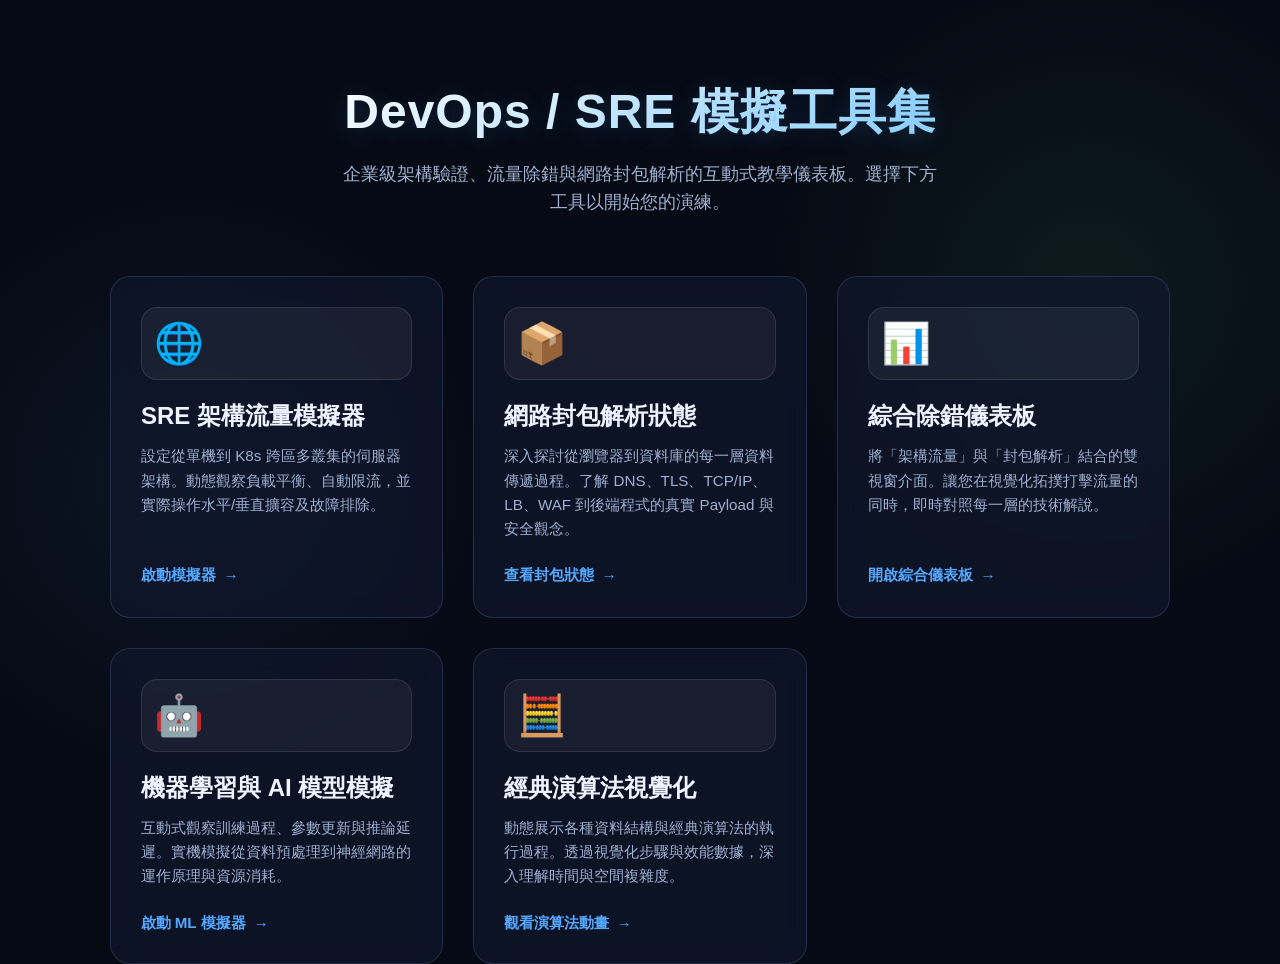
<file: index.html>
<!DOCTYPE html>
<html lang="zh-Hant">
<head>
    <meta charset="UTF-8">
    <meta name="viewport" content="width=device-width, initial-scale=1.0">
    <title>SRE & DevOps 模擬工具集 (Toolkit Portal)</title>
    <style>
        :root {
            --bg-color: #060a14;
            --card-bg: rgba(17, 24, 45, 0.7);
            --card-hover: rgba(26, 36, 65, 0.85);
            --text-main: #eef4ff;
            --text-muted: #9fb0d0;
            --accent: #54a8ff;
            --accent-glow: rgba(84, 168, 255, 0.4);
            --border: rgba(88, 107, 149, 0.3);
        }

        * {
            box-sizing: border-box;
            margin: 0;
            padding: 0;
        }

        body {
            background-color: var(--bg-color);
            background-image: 
                radial-gradient(circle at 15% 50%, rgba(84, 168, 255, 0.08), transparent 25%),
                radial-gradient(circle at 85% 30%, rgba(85, 227, 158, 0.08), transparent 25%);
            color: var(--text-main);
            font-family: -apple-system, BlinkMacSystemFont, "Segoe UI", "Noto Sans TC", Arial, sans-serif;
            min-height: 100vh;
            display: flex;
            flex-direction: column;
            align-items: center;
        }

        header {
            text-align: center;
            margin: 80px 0 60px;
        }

        h1 {
            font-size: 3rem;
            font-weight: 900;
            letter-spacing: 1px;
            background: linear-gradient(135deg, #ffffff, #8fd3ff);
            -webkit-background-clip: text;
            -webkit-text-fill-color: transparent;
            margin-bottom: 16px;
            text-shadow: 0 4px 24px rgba(84, 168, 255, 0.2);
        }

        p.subtitle {
            font-size: 1.1rem;
            color: var(--text-muted);
            max-width: 600px;
            line-height: 1.6;
            margin: 0 auto;
        }

        .grid {
            display: grid;
            grid-template-columns: repeat(auto-fit, minmax(320px, 1fr));
            gap: 30px;
            width: 100%;
            max-width: 1100px;
            padding: 0 20px;
        }

        .card {
            background: var(--card-bg);
            border: 1px solid var(--border);
            border-radius: 20px;
            padding: 30px;
            text-decoration: none;
            color: var(--text-main);
            transition: all 0.3s cubic-bezier(0.25, 0.8, 0.25, 1);
            backdrop-filter: blur(12px);
            position: relative;
            overflow: hidden;
            display: flex;
            flex-direction: column;
        }

        .card::before {
            content: '';
            position: absolute;
            top: 0; left: 0; right: 0; height: 4px;
            background: linear-gradient(90deg, #54a8ff, #5eead4);
            opacity: 0;
            transition: opacity 0.3s ease;
        }

        .card:hover {
            transform: translateY(-8px);
            background: var(--card-hover);
            border-color: rgba(84, 168, 255, 0.5);
            box-shadow: 0 20px 40px rgba(0, 0, 0, 0.4), 0 0 20px var(--accent-glow);
        }

        .card:hover::before {
            opacity: 1;
        }

        .icon {
            font-size: 2.5rem;
            margin-bottom: 20px;
            display: inline-block;
            padding: 12px;
            border-radius: 16px;
            background: rgba(255, 255, 255, 0.05);
            border: 1px solid rgba(255, 255, 255, 0.1);
        }

        .card h2 {
            font-size: 1.5rem;
            margin-bottom: 12px;
            font-weight: 700;
        }

        .card p {
            color: var(--text-muted);
            font-size: 0.95rem;
            line-height: 1.6;
            flex-grow: 1;
        }

        .card .btn-text {
            margin-top: 24px;
            color: var(--accent);
            font-weight: 700;
            font-size: 0.95rem;
            display: flex;
            align-items: center;
            gap: 8px;
        }

        .card .btn-text::after {
            content: '→';
            transition: transform 0.2s ease;
        }

        .card:hover .btn-text::after {
            transform: translateX(5px);
        }

        /* 預留未來擴充版位 */
        .card.coming-soon {
            opacity: 0.6;
            cursor: not-allowed;
            border-style: dashed;
        }
        .card.coming-soon:hover {
            transform: none;
            box-shadow: none;
            border-color: var(--border);
            background: var(--card-bg);
        }
        .card.coming-soon:hover::before {
            opacity: 0;
        }
    </style>
</head>
<body>

    <header>
        <h1>DevOps / SRE 模擬工具集</h1>
        <p class="subtitle">企業級架構驗證、流量除錯與網路封包解析的互動式教學儀表板。選擇下方工具以開始您的演練。</p>
    </header>

    <div class="grid">
        <!-- 工具 1 -->
        <a href="sre.html" class="card">
            <div class="icon">🌐</div>
            <h2>SRE 架構流量模擬器</h2>
            <p>設定從單機到 K8s 跨區多叢集的伺服器架構。動態觀察負載平衡、自動限流，並實際操作水平/垂直擴容及故障排除。</p>
            <div class="btn-text">啟動模擬器</div>
        </a>

        <!-- 工具 2 -->
        <a href="net.html" class="card">
            <div class="icon">📦</div>
            <h2>網路封包解析狀態</h2>
            <p>深入探討從瀏覽器到資料庫的每一層資料傳遞過程。了解 DNS、TLS、TCP/IP、LB、WAF 到後端程式的真實 Payload 與安全觀念。</p>
            <div class="btn-text">查看封包狀態</div>
        </a>

        <!-- 工具 3 -->
        <a href="dashboard.html" class="card">
            <div class="icon">📊</div>
            <h2>綜合除錯儀表板</h2>
            <p>將「架構流量」與「封包解析」結合的雙視窗介面。讓您在視覺化拓撲打擊流量的同時，即時對照每一層的技術解說。</p>
            <div class="btn-text">開啟綜合儀表板</div>
        </a>

        <!-- 工具 4 -->
        <a href="ml.html" class="card">
            <div class="icon">🤖</div>
            <h2>機器學習與 AI 模型模擬</h2>
            <p>互動式觀察訓練過程、參數更新與推論延遲。實機模擬從資料預處理到神經網路的運作原理與資源消耗。</p>
            <div class="btn-text">啟動 ML 模擬器</div>
        </a>

        <!-- 工具 5 -->
        <a href="alg.html" class="card">
            <div class="icon">🧮</div>
            <h2>經典演算法視覺化</h2>
            <p>動態展示各種資料結構與經典演算法的執行過程。透過視覺化步驟與效能數據，深入理解時間與空間複雜度。</p>
            <div class="btn-text">觀看演算法動畫</div>
        </a>
    </div>

</body>
</html>
</file>
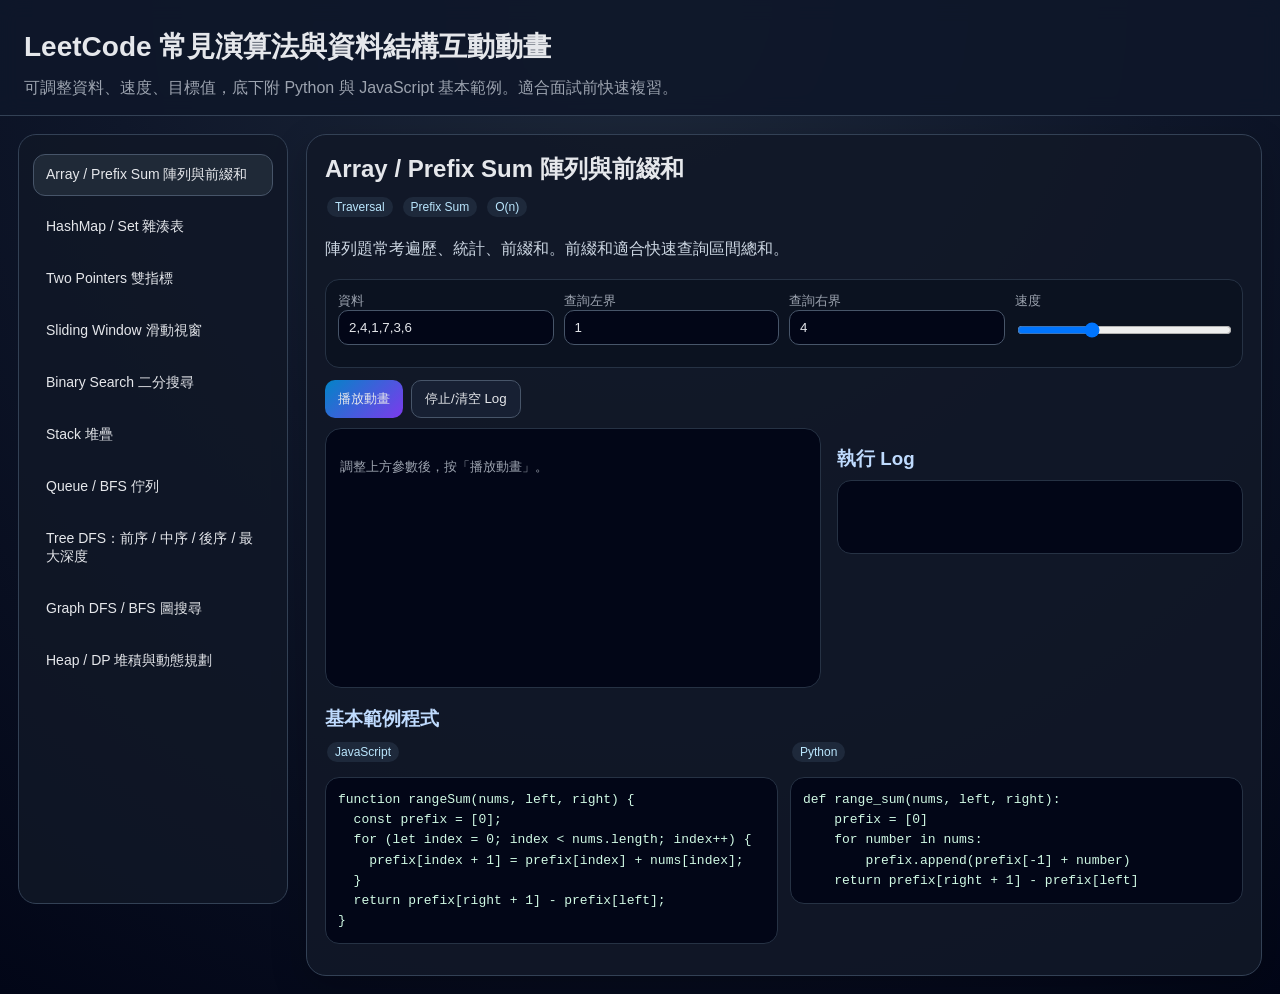
<file: alg.html>
<!DOCTYPE html>
<html lang="zh-Hant">

<head>
    <meta charset="UTF-8" />
    <meta name="viewport" content="width=device-width, initial-scale=1.0" />
    <title>LeetCode 常見演算法與資料結構互動動畫</title>
    <link rel="stylesheet" href="alg.css" />
</head>

<body>
    <header>
        <h1>LeetCode 常見演算法與資料結構互動動畫</h1>
        <div class="subtitle">可調整資料、速度、目標值，底下附 Python 與 JavaScript 基本範例。適合面試前快速複習。</div>
    </header>
    <div class="layout">
        <aside id="menu"></aside>
        <main id="content"></main>
    </div>
    <script src="alg.js"></script>
</body>

</html>
</file>
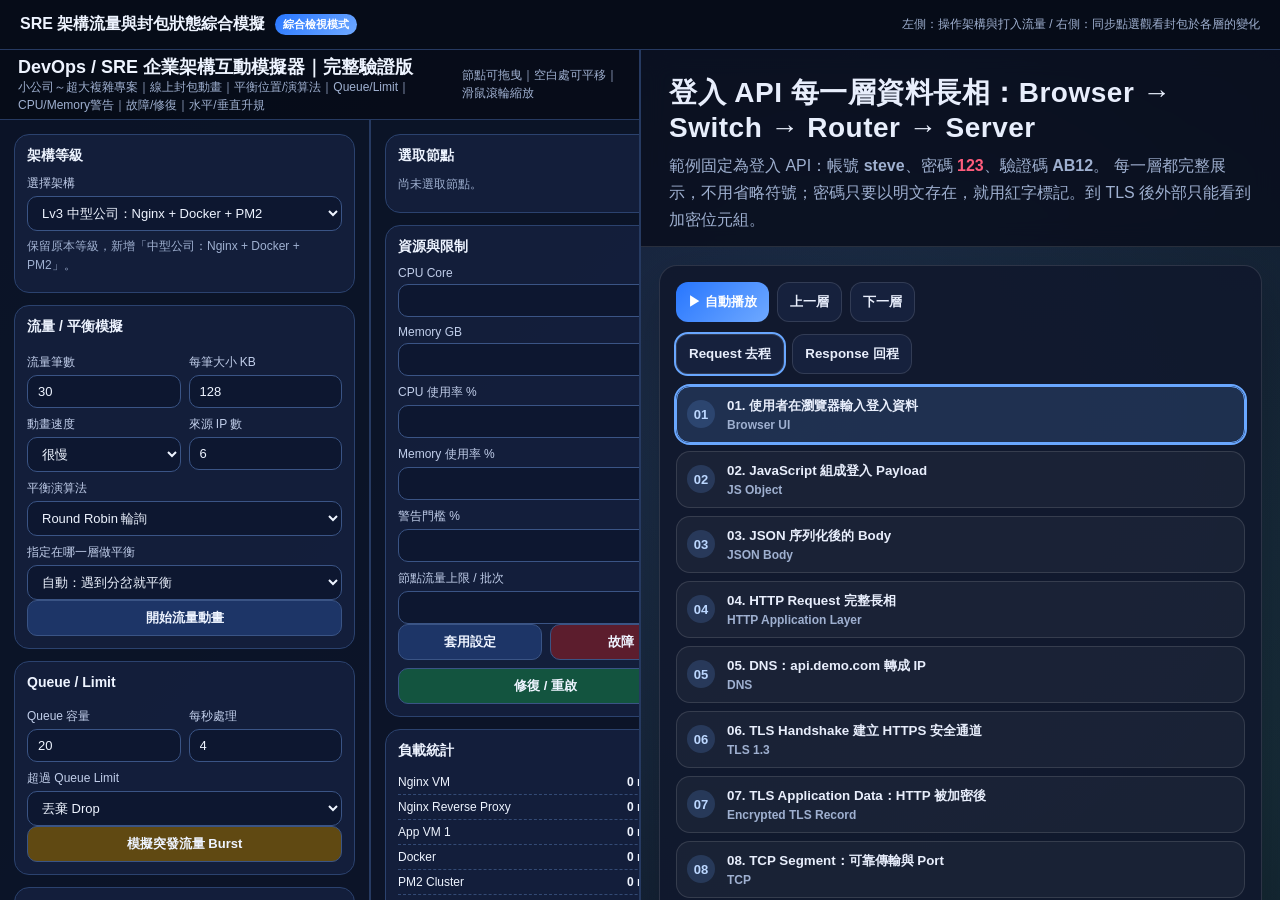
<file: dashboard.html>
<!DOCTYPE html>
<html lang="zh-Hant">
<head>
    <meta charset="UTF-8">
    <meta name="viewport" content="width=device-width, initial-scale=1.0">
    <title>SRE 架構與封包狀態綜合模擬儀表板</title>
    <style>
        :root {
            --bg: #060a14;
            --header-bg: rgba(7, 12, 25, 0.94);
            --border: #263a61;
            --text: #eef4ff;
        }
        * {
            box-sizing: border-box;
        }
        body {
            margin: 0;
            padding: 0;
            background: var(--bg);
            color: var(--text);
            font-family: -apple-system, BlinkMacSystemFont, "Segoe UI", "Noto Sans TC", Arial, sans-serif;
            height: 100vh;
            display: flex;
            flex-direction: column;
            overflow: hidden;
        }
        header {
            height: 50px;
            display: flex;
            justify-content: space-between;
            align-items: center;
            padding: 0 20px;
            background: var(--header-bg);
            border-bottom: 1px solid var(--border);
            flex-shrink: 0;
        }
        h1 {
            font-size: 16px;
            margin: 0;
            display: flex;
            align-items: center;
            gap: 10px;
        }
        .badge {
            background: linear-gradient(135deg, #2776ff, #6fa9ff);
            color: white;
            font-size: 11px;
            padding: 3px 8px;
            border-radius: 999px;
            font-weight: 800;
        }
        .container {
            display: flex;
            flex: 1;
            width: 100%;
            height: calc(100vh - 50px);
        }
        .panel {
            flex: 1;
            position: relative;
        }
        .panel-left {
            border-right: 2px solid var(--border);
        }
        iframe {
            width: 100%;
            height: 100%;
            border: none;
            display: block;
        }
        /* 隱藏 SRE.html 內原本的 Header 讓畫面更乾淨 */
        .cover-header {
            position: absolute;
            top: 0;
            left: 0;
            right: 0;
            height: 0px;
            pointer-events: none;
        }
    </style>
</head>
<body>
    <header>
        <h1>SRE 架構流量與封包狀態綜合模擬 <span class="badge">綜合檢視模式</span></h1>
        <div style="font-size: 12px; color: #9fb0d0;">左側：操作架構與打入流量 / 右側：同步點選觀看封包於各層的變化</div>
    </header>
    
    <div class="container">
        <!-- 左側面板：機器流量模擬器 -->
        <div class="panel panel-left">
            <iframe src="sre.html" title="SRE Architecture Simulator"></iframe>
        </div>
        
        <!-- 右側面板：封包傳遞狀態說明 -->
        <div class="panel panel-right">
            <iframe src="net.html" title="Network Layer State"></iframe>
        </div>
    </div>
</body>
</html>
</file>
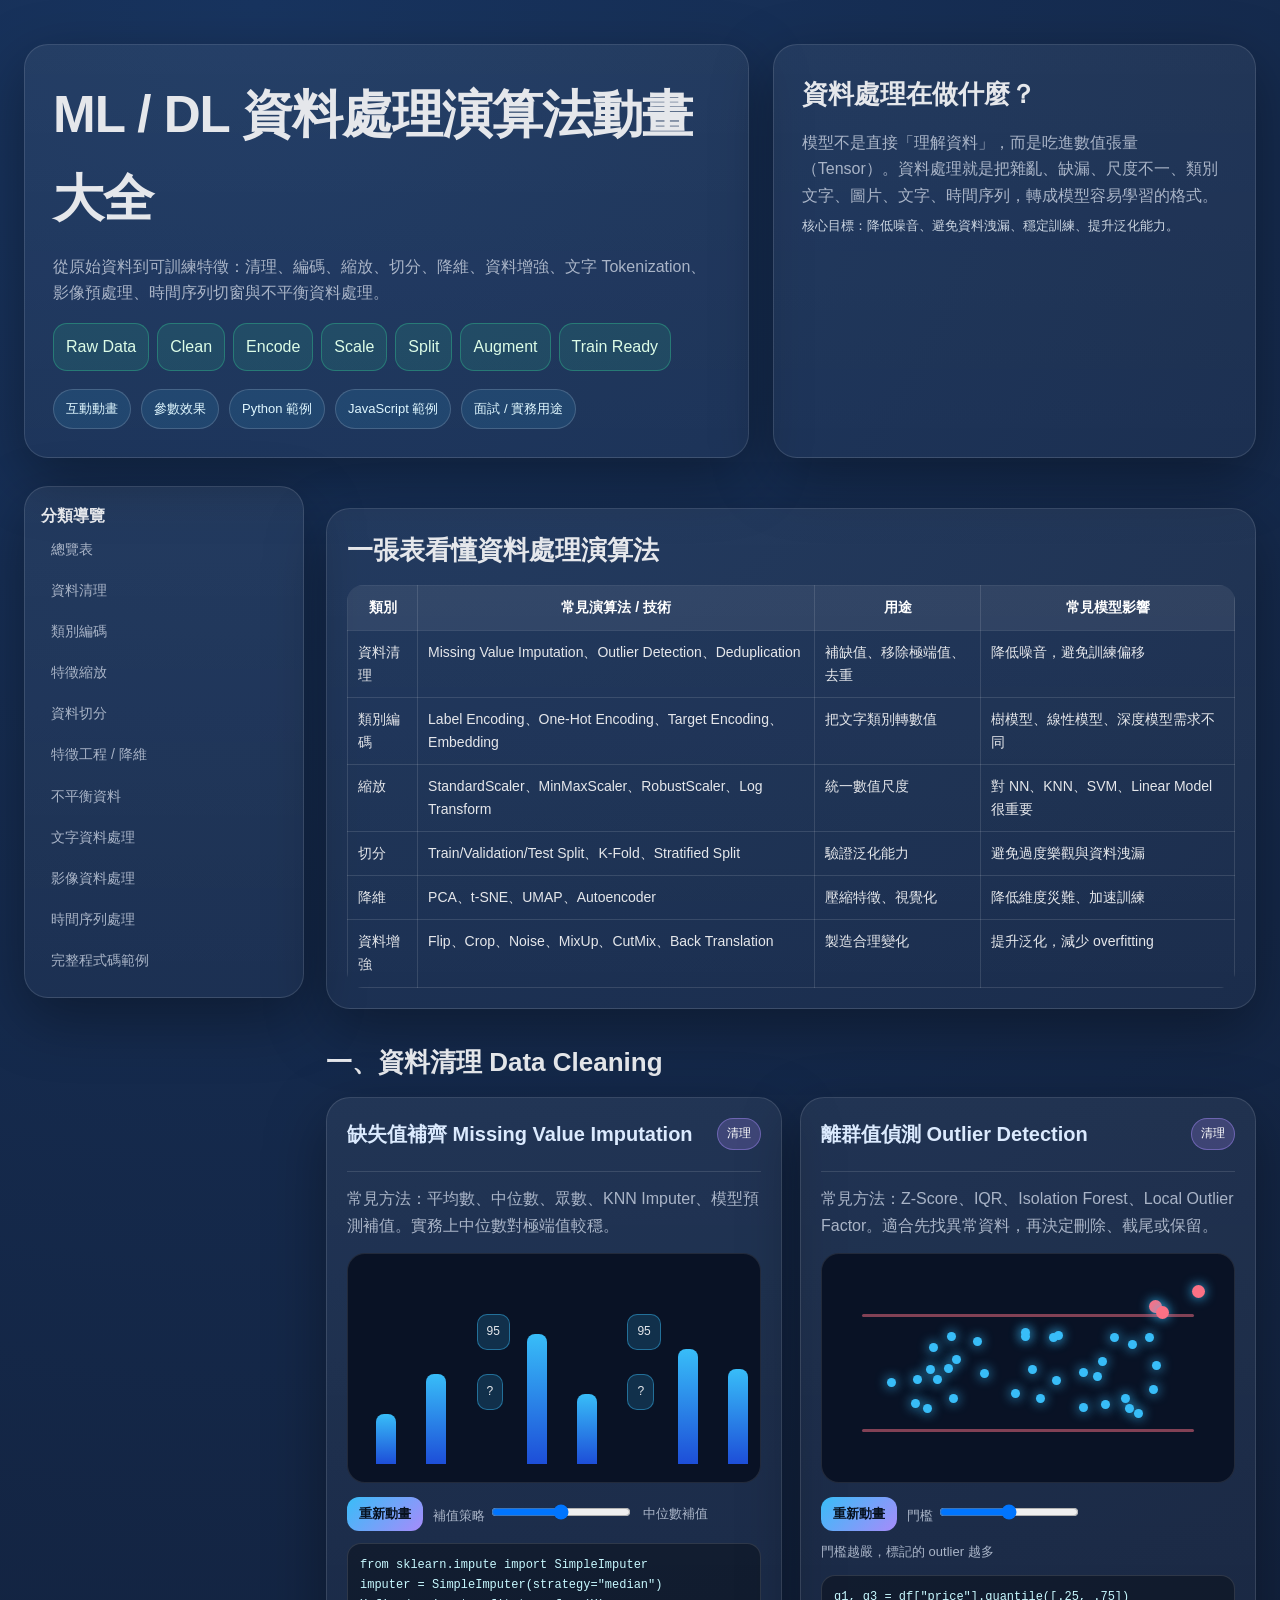
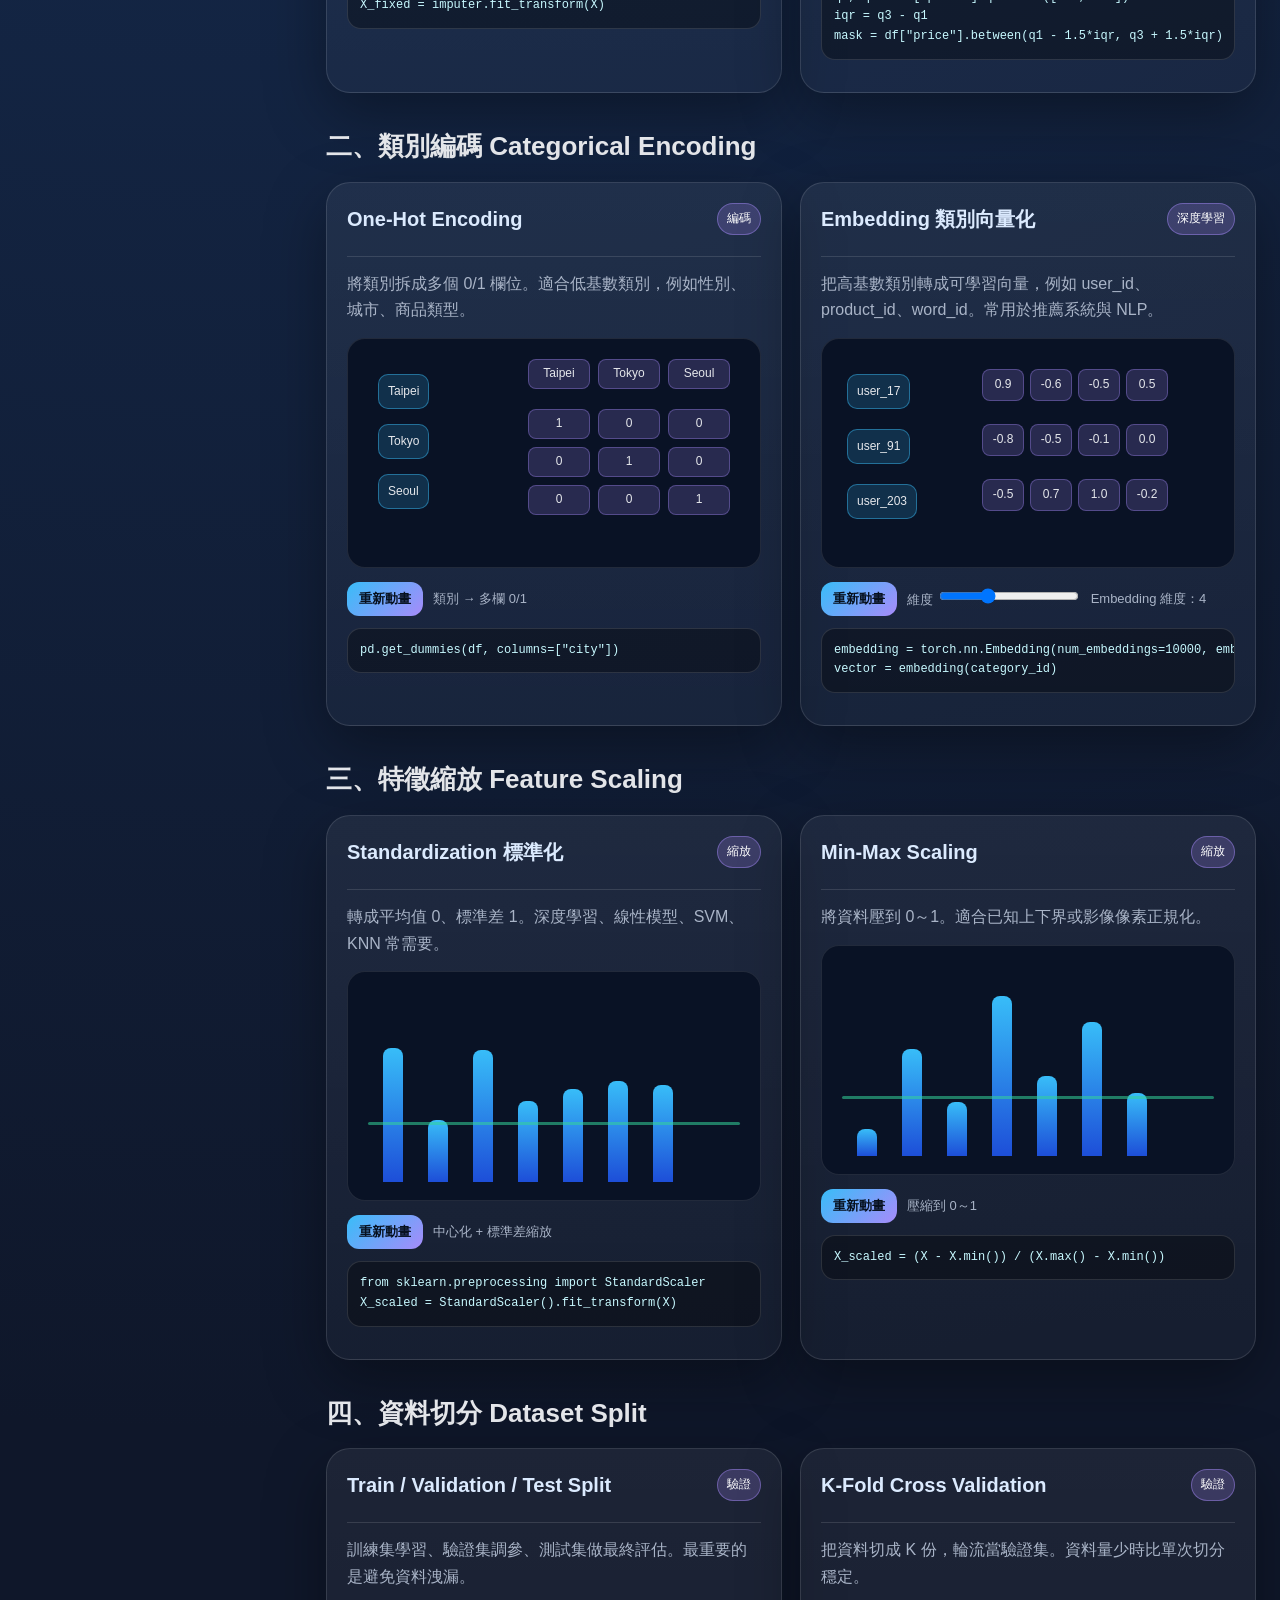
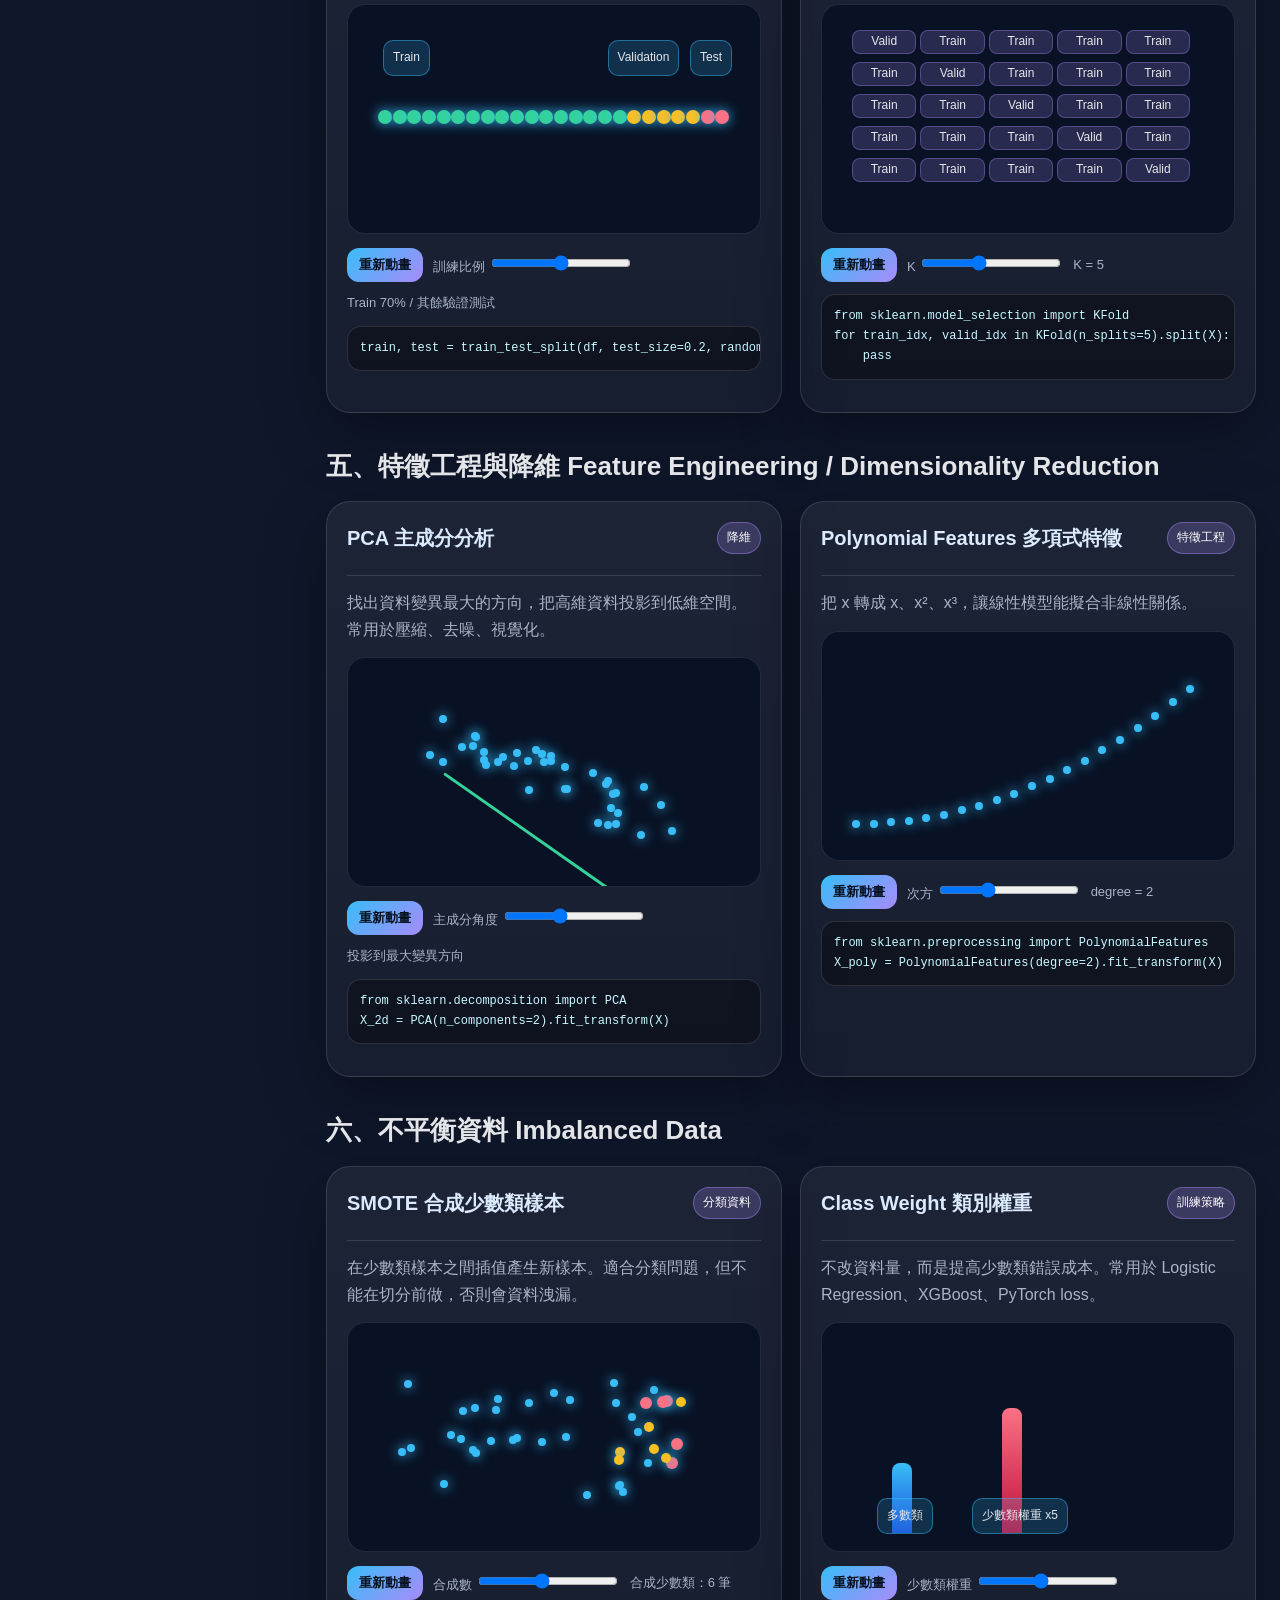
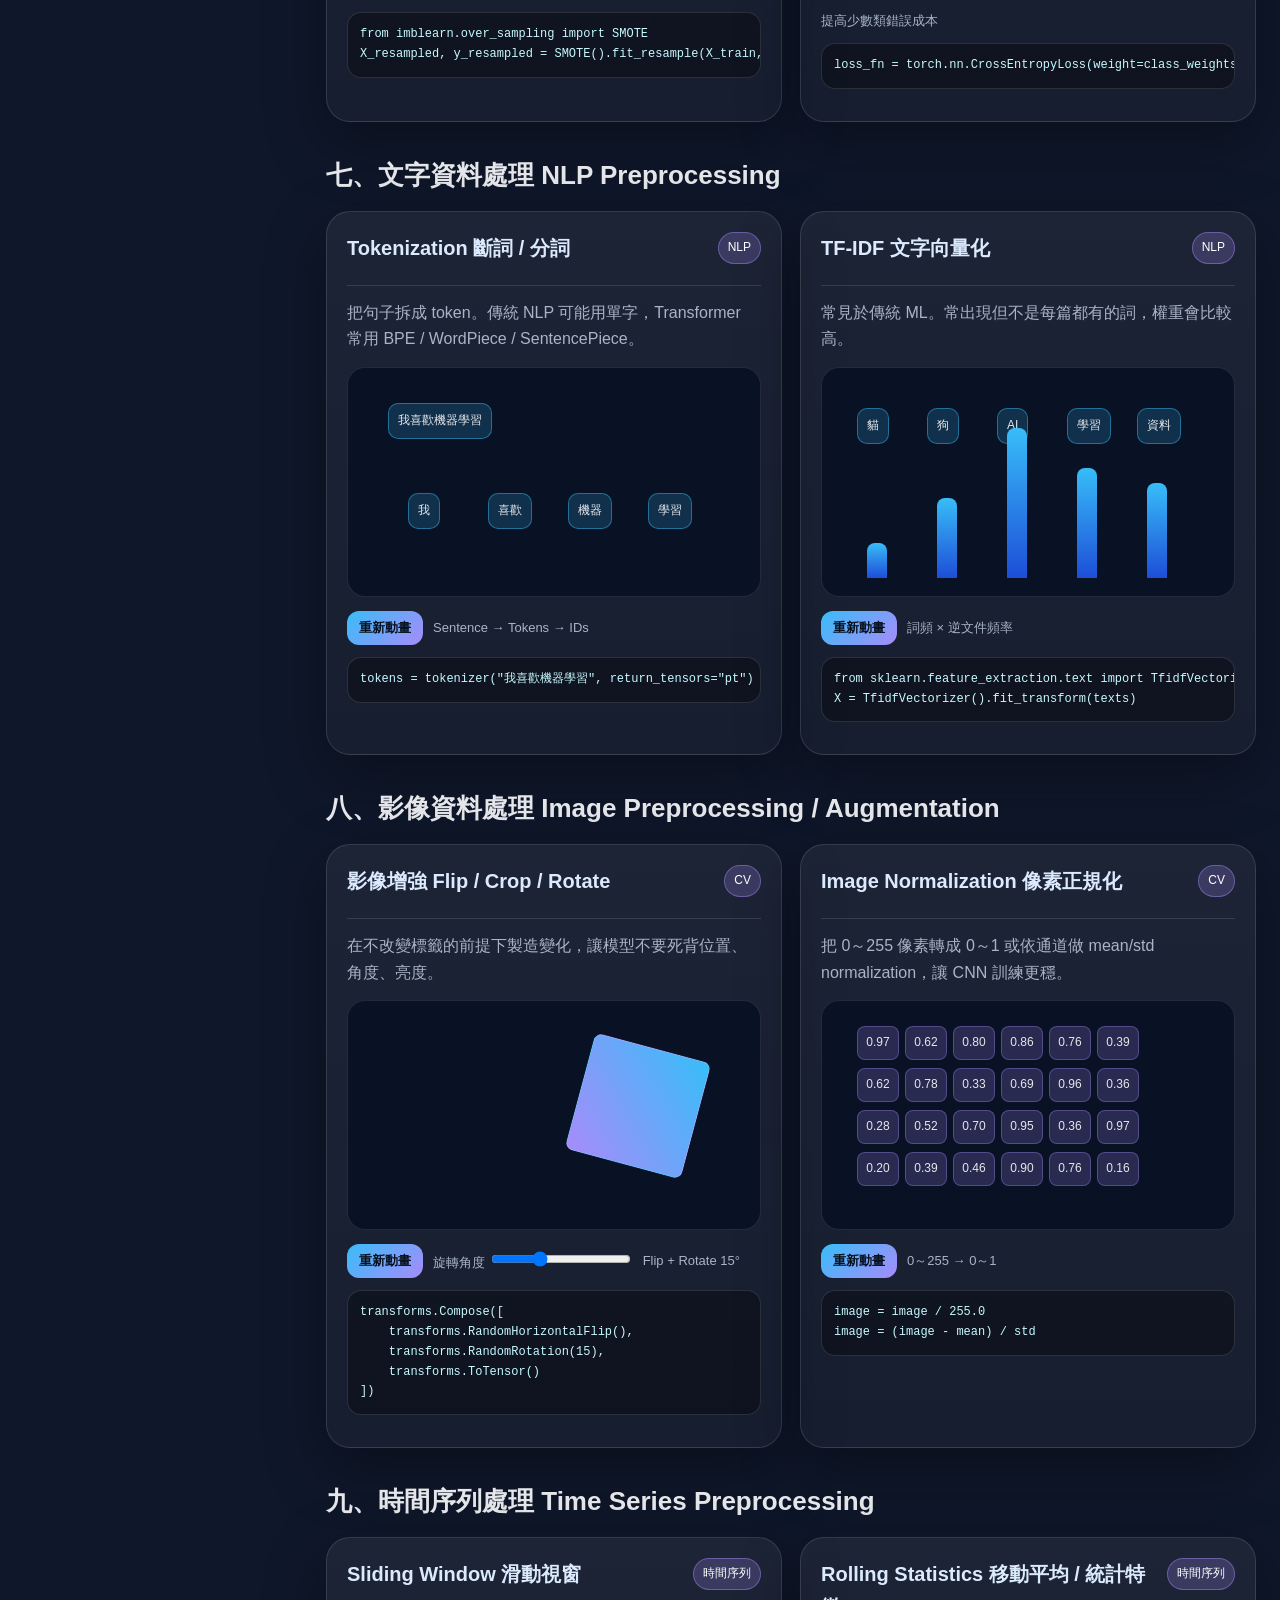
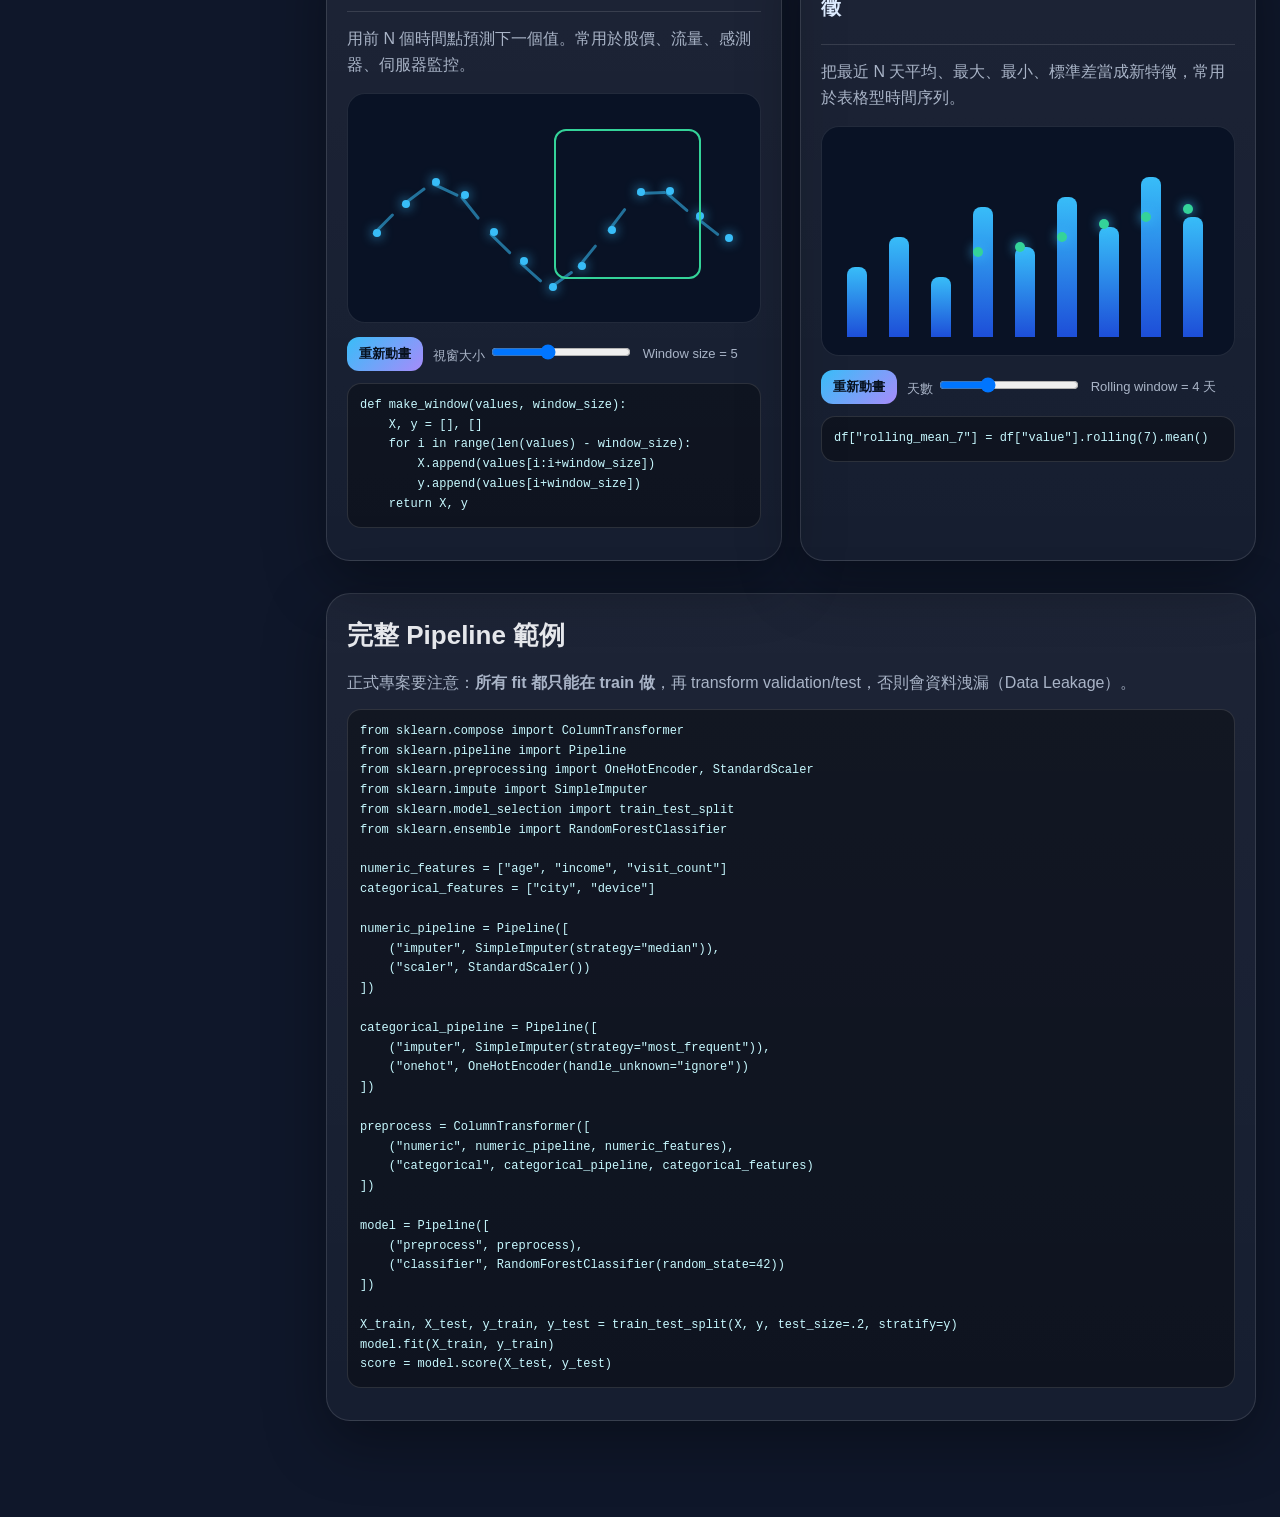
<file: ml.html>
<!DOCTYPE html>
<html lang="zh-Hant">

<head>
    <meta charset="UTF-8" />
    <meta name="viewport" content="width=device-width, initial-scale=1.0" />
    <title>機器學習 / 深度學習資料處理演算法動畫大全</title>
    <link rel="stylesheet" href="ml.css" />
</head>

<body>
    <header>
        <div class="hero">
            <div class="hero-card">
                <h1>ML / DL 資料處理演算法動畫大全</h1>
                <p>從原始資料到可訓練特徵：清理、編碼、縮放、切分、降維、資料增強、文字 Tokenization、影像預處理、時間序列切窗與不平衡資料處理。</p>
                <div class="pipeline">
                    <div class="pipe">Raw Data</div>
                    <div class="pipe">Clean</div>
                    <div class="pipe">Encode</div>
                    <div class="pipe">Scale</div>
                    <div class="pipe">Split</div>
                    <div class="pipe">Augment</div>
                    <div class="pipe">Train Ready</div>
                </div>
                <div class="badges">
                    <span class="badge">互動動畫</span><span class="badge">參數效果</span><span class="badge">Python
                        範例</span><span class="badge">JavaScript 範例</span><span class="badge">面試 / 實務用途</span>
                </div>
            </div>
            <div class="hero-card">
                <h2>資料處理在做什麼？</h2>
                <p>模型不是直接「理解資料」，而是吃進數值張量（Tensor）。資料處理就是把雜亂、缺漏、尺度不一、類別文字、圖片、文字、時間序列，轉成模型容易學習的格式。</p>
                <p class="caption">核心目標：降低噪音、避免資料洩漏、穩定訓練、提升泛化能力。</p>
            </div>
        </div>
    </header>
    <main>
        <div class="layout">
            <nav class="nav">
                <strong>分類導覽</strong>
                <a href="#overview">總覽表</a>
                <a href="#cleaning">資料清理</a>
                <a href="#encoding">類別編碼</a>
                <a href="#scaling">特徵縮放</a>
                <a href="#split">資料切分</a>
                <a href="#feature">特徵工程 / 降維</a>
                <a href="#imbalance">不平衡資料</a>
                <a href="#text">文字資料處理</a>
                <a href="#image">影像資料處理</a>
                <a href="#timeseries">時間序列處理</a>
                <a href="#code">完整程式碼範例</a>
            </nav>
            <div>
                <section id="overview" class="section card">
                    <h2>一張表看懂資料處理演算法</h2>
                    <table class="table">
                        <tr>
                            <th>類別</th>
                            <th>常見演算法 / 技術</th>
                            <th>用途</th>
                            <th>常見模型影響</th>
                        </tr>
                        <tr>
                            <td>資料清理</td>
                            <td>Missing Value Imputation、Outlier Detection、Deduplication</td>
                            <td>補缺值、移除極端值、去重</td>
                            <td>降低噪音，避免訓練偏移</td>
                        </tr>
                        <tr>
                            <td>類別編碼</td>
                            <td>Label Encoding、One-Hot Encoding、Target Encoding、Embedding</td>
                            <td>把文字類別轉數值</td>
                            <td>樹模型、線性模型、深度模型需求不同</td>
                        </tr>
                        <tr>
                            <td>縮放</td>
                            <td>StandardScaler、MinMaxScaler、RobustScaler、Log Transform</td>
                            <td>統一數值尺度</td>
                            <td>對 NN、KNN、SVM、Linear Model 很重要</td>
                        </tr>
                        <tr>
                            <td>切分</td>
                            <td>Train/Validation/Test Split、K-Fold、Stratified Split</td>
                            <td>驗證泛化能力</td>
                            <td>避免過度樂觀與資料洩漏</td>
                        </tr>
                        <tr>
                            <td>降維</td>
                            <td>PCA、t-SNE、UMAP、Autoencoder</td>
                            <td>壓縮特徵、視覺化</td>
                            <td>降低維度災難、加速訓練</td>
                        </tr>
                        <tr>
                            <td>資料增強</td>
                            <td>Flip、Crop、Noise、MixUp、CutMix、Back Translation</td>
                            <td>製造合理變化</td>
                            <td>提升泛化，減少 overfitting</td>
                        </tr>
                    </table>
                </section>

                <section id="cleaning" class="section">
                    <h2>一、資料清理 Data Cleaning</h2>
                    <div class="grid">
                        <article class="card algo" data-kind="missing">
                            <div class="card-top">
                                <h3>缺失值補齊 Missing Value Imputation</h3><span class="type">清理</span>
                            </div>
                            <p>常見方法：平均數、中位數、眾數、KNN Imputer、模型預測補值。實務上中位數對極端值較穩。</p>
                            <div class="canvas"></div>
                            <div class="controls"><button>重新動畫</button><label class="small">補值策略 <input type="range"
                                        min="0" max="2" value="1"></label><span class="small output"></span></div>
                            <pre>from sklearn.impute import SimpleImputer
imputer = SimpleImputer(strategy="median")
X_fixed = imputer.fit_transform(X)</pre>
                        </article>
                        <article class="card algo" data-kind="outlier">
                            <div class="card-top">
                                <h3>離群值偵測 Outlier Detection</h3><span class="type">清理</span>
                            </div>
                            <p>常見方法：Z-Score、IQR、Isolation Forest、Local Outlier Factor。適合先找異常資料，再決定刪除、截尾或保留。</p>
                            <div class="canvas"></div>
                            <div class="controls"><button>重新動畫</button><label class="small">門檻 <input type="range"
                                        min="1" max="3" value="2"></label><span class="small output"></span></div>
                            <pre>q1, q3 = df["price"].quantile([.25, .75])
iqr = q3 - q1
mask = df["price"].between(q1 - 1.5*iqr, q3 + 1.5*iqr)</pre>
                        </article>
                    </div>
                </section>

                <section id="encoding" class="section">
                    <h2>二、類別編碼 Categorical Encoding</h2>
                    <div class="grid">
                        <article class="card algo" data-kind="onehot">
                            <div class="card-top">
                                <h3>One-Hot Encoding</h3><span class="type">編碼</span>
                            </div>
                            <p>將類別拆成多個 0/1 欄位。適合低基數類別，例如性別、城市、商品類型。</p>
                            <div class="canvas"></div>
                            <div class="controls"><button>重新動畫</button><span class="small output"></span></div>
                            <pre>pd.get_dummies(df, columns=["city"])</pre>
                        </article>
                        <article class="card algo" data-kind="embedding">
                            <div class="card-top">
                                <h3>Embedding 類別向量化</h3><span class="type">深度學習</span>
                            </div>
                            <p>把高基數類別轉成可學習向量，例如 user_id、product_id、word_id。常用於推薦系統與 NLP。</p>
                            <div class="canvas"></div>
                            <div class="controls"><button>重新動畫</button><label class="small">維度 <input type="range"
                                        min="2" max="8" value="4"></label><span class="small output"></span></div>
                            <pre>embedding = torch.nn.Embedding(num_embeddings=10000, embedding_dim=32)
vector = embedding(category_id)</pre>
                        </article>
                    </div>
                </section>

                <section id="scaling" class="section">
                    <h2>三、特徵縮放 Feature Scaling</h2>
                    <div class="grid">
                        <article class="card algo" data-kind="standard">
                            <div class="card-top">
                                <h3>Standardization 標準化</h3><span class="type">縮放</span>
                            </div>
                            <p>轉成平均值 0、標準差 1。深度學習、線性模型、SVM、KNN 常需要。</p>
                            <div class="canvas"></div>
                            <div class="controls"><button>重新動畫</button><span class="small output"></span></div>
                            <pre>from sklearn.preprocessing import StandardScaler
X_scaled = StandardScaler().fit_transform(X)</pre>
                        </article>
                        <article class="card algo" data-kind="minmax">
                            <div class="card-top">
                                <h3>Min-Max Scaling</h3><span class="type">縮放</span>
                            </div>
                            <p>將資料壓到 0～1。適合已知上下界或影像像素正規化。</p>
                            <div class="canvas"></div>
                            <div class="controls"><button>重新動畫</button><span class="small output"></span></div>
                            <pre>X_scaled = (X - X.min()) / (X.max() - X.min())</pre>
                        </article>
                    </div>
                </section>

                <section id="split" class="section">
                    <h2>四、資料切分 Dataset Split</h2>
                    <div class="grid">
                        <article class="card algo" data-kind="split">
                            <div class="card-top">
                                <h3>Train / Validation / Test Split</h3><span class="type">驗證</span>
                            </div>
                            <p>訓練集學習、驗證集調參、測試集做最終評估。最重要的是避免資料洩漏。</p>
                            <div class="canvas"></div>
                            <div class="controls"><button>重新動畫</button><label class="small">訓練比例 <input type="range"
                                        min="50" max="90" value="70"></label><span class="small output"></span></div>
                            <pre>train, test = train_test_split(df, test_size=0.2, random_state=42)</pre>
                        </article>
                        <article class="card algo" data-kind="kfold">
                            <div class="card-top">
                                <h3>K-Fold Cross Validation</h3><span class="type">驗證</span>
                            </div>
                            <p>把資料切成 K 份，輪流當驗證集。資料量少時比單次切分穩定。</p>
                            <div class="canvas"></div>
                            <div class="controls"><button>重新動畫</button><label class="small">K <input type="range"
                                        min="3" max="8" value="5"></label><span class="small output"></span></div>
                            <pre>from sklearn.model_selection import KFold
for train_idx, valid_idx in KFold(n_splits=5).split(X):
    pass</pre>
                        </article>
                    </div>
                </section>

                <section id="feature" class="section">
                    <h2>五、特徵工程與降維 Feature Engineering / Dimensionality Reduction</h2>
                    <div class="grid">
                        <article class="card algo" data-kind="pca">
                            <div class="card-top">
                                <h3>PCA 主成分分析</h3><span class="type">降維</span>
                            </div>
                            <p>找出資料變異最大的方向，把高維資料投影到低維空間。常用於壓縮、去噪、視覺化。</p>
                            <div class="canvas"></div>
                            <div class="controls"><button>重新動畫</button><label class="small">主成分角度 <input type="range"
                                        min="0" max="90" value="35"></label><span class="small output"></span></div>
                            <pre>from sklearn.decomposition import PCA
X_2d = PCA(n_components=2).fit_transform(X)</pre>
                        </article>
                        <article class="card algo" data-kind="poly">
                            <div class="card-top">
                                <h3>Polynomial Features 多項式特徵</h3><span class="type">特徵工程</span>
                            </div>
                            <p>把 x 轉成 x、x²、x³，讓線性模型能擬合非線性關係。</p>
                            <div class="canvas"></div>
                            <div class="controls"><button>重新動畫</button><label class="small">次方 <input type="range"
                                        min="1" max="4" value="2"></label><span class="small output"></span></div>
                            <pre>from sklearn.preprocessing import PolynomialFeatures
X_poly = PolynomialFeatures(degree=2).fit_transform(X)</pre>
                        </article>
                    </div>
                </section>

                <section id="imbalance" class="section">
                    <h2>六、不平衡資料 Imbalanced Data</h2>
                    <div class="grid">
                        <article class="card algo" data-kind="smote">
                            <div class="card-top">
                                <h3>SMOTE 合成少數類樣本</h3><span class="type">分類資料</span>
                            </div>
                            <p>在少數類樣本之間插值產生新樣本。適合分類問題，但不能在切分前做，否則會資料洩漏。</p>
                            <div class="canvas"></div>
                            <div class="controls"><button>重新動畫</button><label class="small">合成數 <input type="range"
                                        min="1" max="12" value="6"></label><span class="small output"></span></div>
                            <pre>from imblearn.over_sampling import SMOTE
X_resampled, y_resampled = SMOTE().fit_resample(X_train, y_train)</pre>
                        </article>
                        <article class="card algo" data-kind="classweight">
                            <div class="card-top">
                                <h3>Class Weight 類別權重</h3><span class="type">訓練策略</span>
                            </div>
                            <p>不改資料量，而是提高少數類錯誤成本。常用於 Logistic Regression、XGBoost、PyTorch loss。</p>
                            <div class="canvas"></div>
                            <div class="controls"><button>重新動畫</button><label class="small">少數類權重 <input type="range"
                                        min="1" max="10" value="5"></label><span class="small output"></span></div>
                            <pre>loss_fn = torch.nn.CrossEntropyLoss(weight=class_weights)</pre>
                        </article>
                    </div>
                </section>

                <section id="text" class="section">
                    <h2>七、文字資料處理 NLP Preprocessing</h2>
                    <div class="grid">
                        <article class="card algo" data-kind="token">
                            <div class="card-top">
                                <h3>Tokenization 斷詞 / 分詞</h3><span class="type">NLP</span>
                            </div>
                            <p>把句子拆成 token。傳統 NLP 可能用單字，Transformer 常用 BPE / WordPiece / SentencePiece。</p>
                            <div class="canvas"></div>
                            <div class="controls"><button>重新動畫</button><span class="small output"></span></div>
                            <pre>tokens = tokenizer("我喜歡機器學習", return_tensors="pt")</pre>
                        </article>
                        <article class="card algo" data-kind="tfidf">
                            <div class="card-top">
                                <h3>TF-IDF 文字向量化</h3><span class="type">NLP</span>
                            </div>
                            <p>常見於傳統 ML。常出現但不是每篇都有的詞，權重會比較高。</p>
                            <div class="canvas"></div>
                            <div class="controls"><button>重新動畫</button><span class="small output"></span></div>
                            <pre>from sklearn.feature_extraction.text import TfidfVectorizer
X = TfidfVectorizer().fit_transform(texts)</pre>
                        </article>
                    </div>
                </section>

                <section id="image" class="section">
                    <h2>八、影像資料處理 Image Preprocessing / Augmentation</h2>
                    <div class="grid">
                        <article class="card algo" data-kind="imageaug">
                            <div class="card-top">
                                <h3>影像增強 Flip / Crop / Rotate</h3><span class="type">CV</span>
                            </div>
                            <p>在不改變標籤的前提下製造變化，讓模型不要死背位置、角度、亮度。</p>
                            <div class="canvas"></div>
                            <div class="controls"><button>重新動畫</button><label class="small">旋轉角度 <input type="range"
                                        min="0" max="45" value="15"></label><span class="small output"></span></div>
                            <pre>transforms.Compose([
    transforms.RandomHorizontalFlip(),
    transforms.RandomRotation(15),
    transforms.ToTensor()
])</pre>
                        </article>
                        <article class="card algo" data-kind="normalizeimg">
                            <div class="card-top">
                                <h3>Image Normalization 像素正規化</h3><span class="type">CV</span>
                            </div>
                            <p>把 0～255 像素轉成 0～1 或依通道做 mean/std normalization，讓 CNN 訓練更穩。</p>
                            <div class="canvas"></div>
                            <div class="controls"><button>重新動畫</button><span class="small output"></span></div>
                            <pre>image = image / 255.0
image = (image - mean) / std</pre>
                        </article>
                    </div>
                </section>

                <section id="timeseries" class="section">
                    <h2>九、時間序列處理 Time Series Preprocessing</h2>
                    <div class="grid">
                        <article class="card algo" data-kind="window">
                            <div class="card-top">
                                <h3>Sliding Window 滑動視窗</h3><span class="type">時間序列</span>
                            </div>
                            <p>用前 N 個時間點預測下一個值。常用於股價、流量、感測器、伺服器監控。</p>
                            <div class="canvas"></div>
                            <div class="controls"><button>重新動畫</button><label class="small">視窗大小 <input type="range"
                                        min="3" max="8" value="5"></label><span class="small output"></span></div>
                            <pre>def make_window(values, window_size):
    X, y = [], []
    for i in range(len(values) - window_size):
        X.append(values[i:i+window_size])
        y.append(values[i+window_size])
    return X, y</pre>
                        </article>
                        <article class="card algo" data-kind="rolling">
                            <div class="card-top">
                                <h3>Rolling Statistics 移動平均 / 統計特徵</h3><span class="type">時間序列</span>
                            </div>
                            <p>把最近 N 天平均、最大、最小、標準差當成新特徵，常用於表格型時間序列。</p>
                            <div class="canvas"></div>
                            <div class="controls"><button>重新動畫</button><label class="small">天數 <input type="range"
                                        min="2" max="8" value="4"></label><span class="small output"></span></div>
                            <pre>df["rolling_mean_7"] = df["value"].rolling(7).mean()</pre>
                        </article>
                    </div>
                </section>

                <section id="code" class="section card">
                    <h2>完整 Pipeline 範例</h2>
                    <p>正式專案要注意：<b>所有 fit 都只能在 train 做</b>，再 transform validation/test，否則會資料洩漏（Data Leakage）。</p>
                    <pre>from sklearn.compose import ColumnTransformer
from sklearn.pipeline import Pipeline
from sklearn.preprocessing import OneHotEncoder, StandardScaler
from sklearn.impute import SimpleImputer
from sklearn.model_selection import train_test_split
from sklearn.ensemble import RandomForestClassifier

numeric_features = ["age", "income", "visit_count"]
categorical_features = ["city", "device"]

numeric_pipeline = Pipeline([
    ("imputer", SimpleImputer(strategy="median")),
    ("scaler", StandardScaler())
])

categorical_pipeline = Pipeline([
    ("imputer", SimpleImputer(strategy="most_frequent")),
    ("onehot", OneHotEncoder(handle_unknown="ignore"))
])

preprocess = ColumnTransformer([
    ("numeric", numeric_pipeline, numeric_features),
    ("categorical", categorical_pipeline, categorical_features)
])

model = Pipeline([
    ("preprocess", preprocess),
    ("classifier", RandomForestClassifier(random_state=42))
])

X_train, X_test, y_train, y_test = train_test_split(X, y, test_size=.2, stratify=y)
model.fit(X_train, y_train)
score = model.score(X_test, y_test)</pre>
                </section>
            </div>
        </div>
    </main>
    <script src="ml.js"></script>
</body>

</html>
</file>
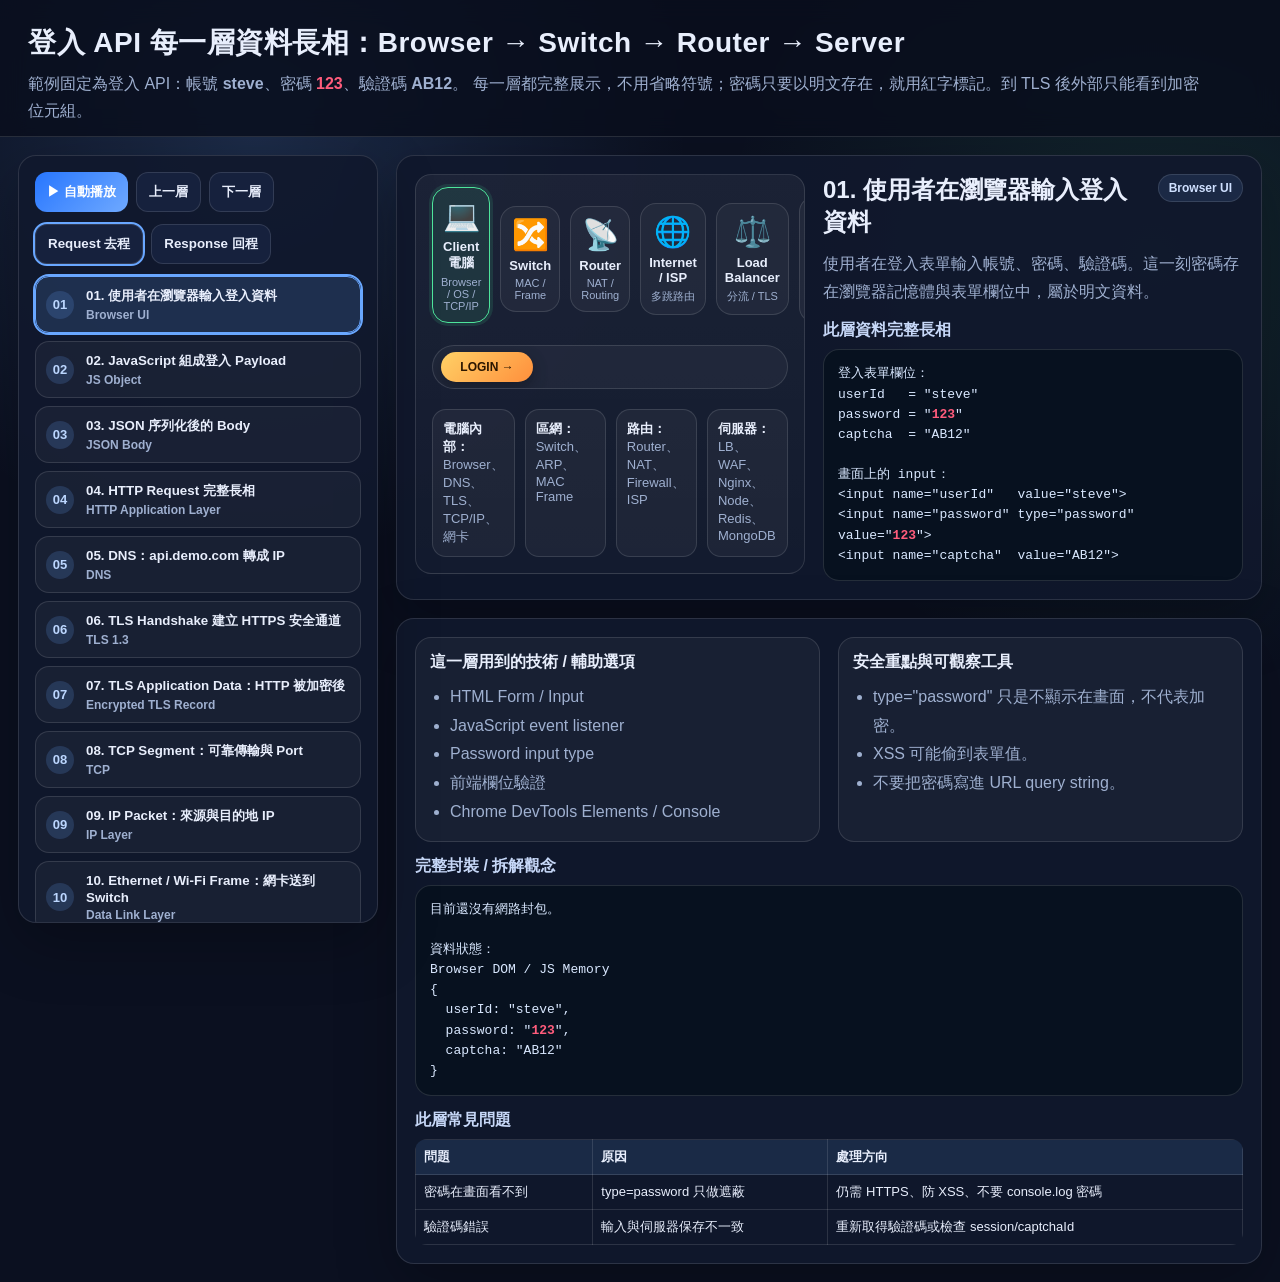
<file: net.html>
<!DOCTYPE html>
<html lang="zh-Hant">

<head>
    <meta charset="UTF-8" />
    <meta name="viewport" content="width=device-width, initial-scale=1.0" />
    <title>登入 API：從瀏覽器到伺服器每一層資料長相動畫</title>
    <link rel="stylesheet" href="net.css" />
</head>

<body>
    <header>
        <h1>登入 API 每一層資料長相：Browser → Switch → Router → Server</h1>
        <div class="subtitle">
            範例固定為登入 API：帳號 <b>steve</b>、密碼 <span class="password">123</span>、驗證碼 <b>AB12</b>。
            每一層都完整展示，不用省略符號；密碼只要以明文存在，就用紅字標記。到 TLS 後外部只能看到加密位元組。
        </div>
    </header>

    <div class="layout">
        <aside class="sidebar">
            <div class="control-row">
                <button class="primary" onclick="playAll()">▶ 自動播放</button>
                <button onclick="prevLayer()">上一層</button>
                <button onclick="nextLayer()">下一層</button>
            </div>
            <div class="control-row">
                <button onclick="setMode('request')" id="mode-request" class="active">Request 去程</button>
                <button onclick="setMode('response')" id="mode-response">Response 回程</button>
            </div>
            <div class="layer-list" id="layerList"></div>
        </aside>

        <main class="main">
            <section class="main-card">
                <div class="top-grid">
                    <div class="network-stage">
                        <div class="devices" id="devices"></div>
                        <div class="arrow-line">
                            <div class="packet" id="packet">LOGIN</div>
                        </div>
                        <div class="flow-note">
                            <div class="pill"><b>電腦內部：</b>Browser、DNS、TLS、TCP/IP、網卡</div>
                            <div class="pill"><b>區網：</b>Switch、ARP、MAC Frame</div>
                            <div class="pill"><b>路由：</b>Router、NAT、Firewall、ISP</div>
                            <div class="pill"><b>伺服器：</b>LB、WAF、Nginx、Node、Redis、MongoDB</div>
                        </div>
                    </div>

                    <div>
                        <div class="step-title">
                            <h2 id="stepTitle"></h2>
                            <span class="badge" id="stepBadge"></span>
                        </div>
                        <div class="explain" id="stepExplain"></div>
                        <div class="code-title">此層資料完整長相</div>
                        <pre id="stepCode"></pre>
                    </div>
                </div>
            </section>

            <section class="detail-card">
                <div class="detail-grid">
                    <div class="info-box">
                        <h3>這一層用到的技術 / 輔助選項</h3>
                        <ul id="techList"></ul>
                    </div>
                    <div class="info-box">
                        <h3>安全重點與可觀察工具</h3>
                        <ul id="securityList"></ul>
                    </div>
                </div>

                <div class="code-title">完整封裝 / 拆解觀念</div>
                <pre id="wrapCode"></pre>

                <div class="code-title">此層常見問題</div>
                <table class="mini-table">
                    <thead>
                        <tr>
                            <th>問題</th>
                            <th>原因</th>
                            <th>處理方向</th>
                        </tr>
                    </thead>
                    <tbody id="problemTable"></tbody>
                </table>
            </section>
        </main>
    </div>

    <script src="net.js"></script>
</body>

</html>
</file>
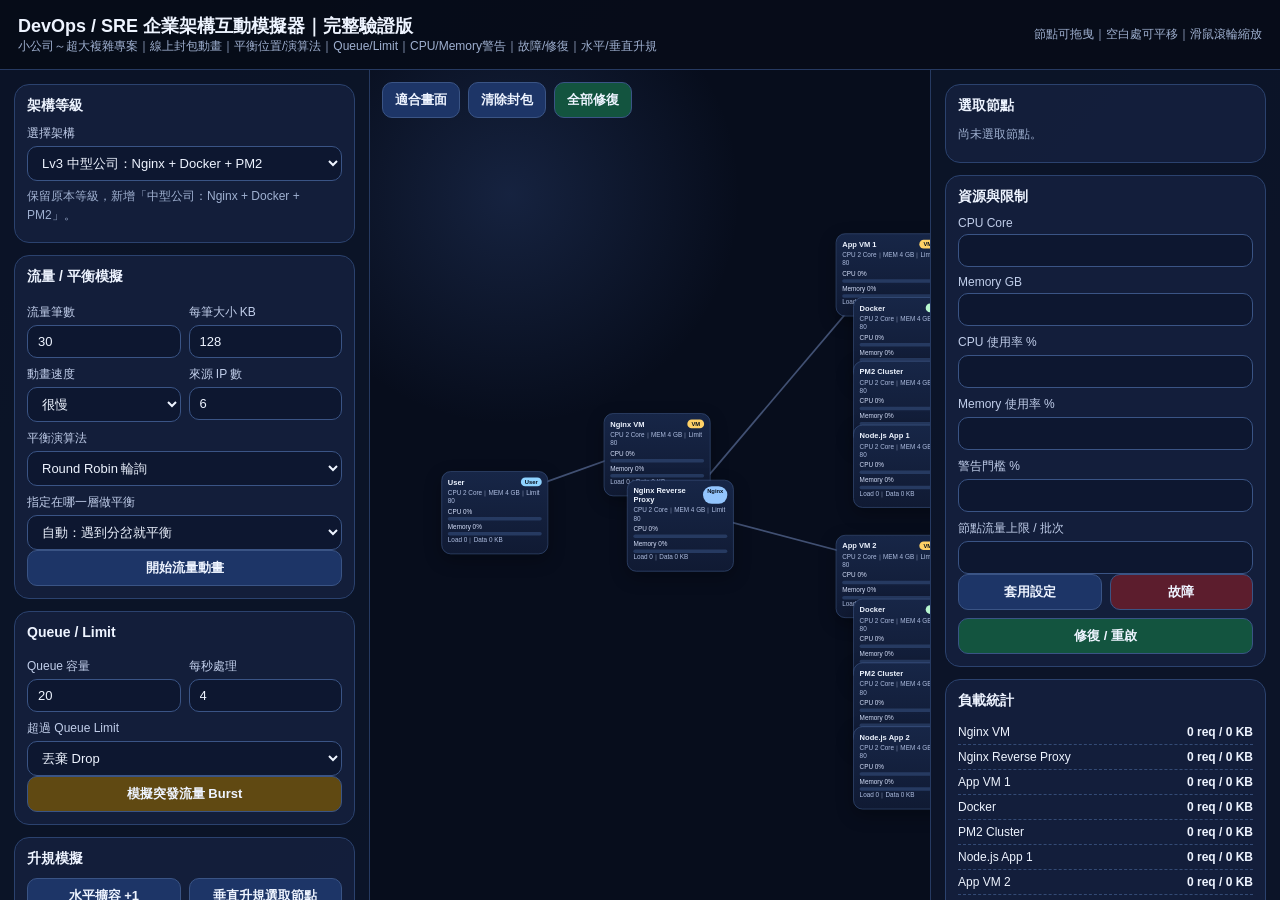
<file: SRE.html>
<!DOCTYPE html>
<html lang="zh-Hant">
<head>
    <meta charset="UTF-8" />
    <meta name="viewport" content="width=device-width, initial-scale=1.0" />
    <title>DevOps / SRE 架構模擬器｜完整驗證版</title>
    <!-- 引入獨立的 CSS 樣式表 -->
    <link rel="stylesheet" href="style.css" />
</head>
<body>
    <header>
        <div>
            <h1>DevOps / SRE 企業架構互動模擬器｜完整驗證版</h1>
            <div class="hint">小公司～超大複雜專案｜線上封包動畫｜平衡位置/演算法｜Queue/Limit｜CPU/Memory警告｜故障/修復｜水平/垂直升規</div>
        </div>
        <div class="hint">節點可拖曳｜空白處可平移｜滑鼠滾輪縮放</div>
    </header>
    
    <div class="layout">
        <!-- 左側面板：設定與操作 -->
        <aside class="sidebar">
            <div class="section">
                <h2>架構等級</h2>
                <label>選擇架構</label>
                <select id="level"></select>
                <p>保留原本等級，新增「中型公司：Nginx + Docker + PM2」。</p>
            </div>
            
            <div class="section">
                <h2>流量 / 平衡模擬</h2>
                <div class="row">
                    <div>
                        <label>流量筆數</label>
                        <input id="trafficCount" type="number" min="1" max="1000" value="30">
                    </div>
                    <div>
                        <label>每筆大小 KB</label>
                        <input id="packetSize" type="number" min="1" value="128">
                    </div>
                </div>
                <div class="row">
                    <div>
                        <label>動畫速度</label>
                        <select id="speed">
                            <option value="3400">超慢</option>
                            <option value="2600" selected>很慢</option>
                            <option value="1800">慢</option>
                            <option value="1100">普通</option>
                        </select>
                    </div>
                    <div>
                        <label>來源 IP 數</label>
                        <input id="clientCount" type="number" min="1" max="100" value="6">
                    </div>
                </div>
                <label>平衡演算法</label>
                <select id="algorithm">
                    <option value="roundRobin">Round Robin 輪詢</option>
                    <option value="random">Random 隨機</option>
                    <option value="leastConnection">Least Connection 最少連線</option>
                    <option value="weighted">Weighted 權重</option>
                    <option value="ipHash">IP Hash 固定來源</option>
                </select>
                <label>指定在哪一層做平衡</label>
                <select id="balanceAt">
                    <option value="auto">自動：遇到分岔就平衡</option>
                    <option value="first">第一個可分流節點</option>
                    <option value="nginx">Nginx</option>
                    <option value="gcp-lb">GCP Load Balancer / CDN</option>
                    <option value="k8s-service">K8s Service</option>
                    <option value="queue">Queue 出隊</option>
                </select>
                <button id="startTraffic">開始流量動畫</button>
            </div>
            
            <div class="section">
                <h2>Queue / Limit</h2>
                <div class="row">
                    <div>
                        <label>Queue 容量</label>
                        <input id="queueCapacity" type="number" min="0" value="20">
                    </div>
                    <div>
                        <label>每秒處理</label>
                        <input id="queueRate" type="number" min="1" value="4">
                    </div>
                </div>
                <label>超過 Queue Limit</label>
                <select id="overflowMode">
                    <option value="drop">丟棄 Drop</option>
                    <option value="reject">拒絕 429</option>
                    <option value="wait">等待 Wait</option>
                </select>
                <button class="warnbtn" id="simulateBurst">模擬突發流量 Burst</button>
            </div>
            
            <div class="section">
                <h2>升規模擬</h2>
                <div class="row">
                    <button id="horizontalScale">水平擴容 +1</button>
                    <button id="verticalScale">垂直升規選取節點</button>
                </div>
                <p>水平擴容會在目前可平衡層後方新增 App/Pod，垂直升規會提高選取節點 CPU / Memory 並降低使用率。</p>
            </div>
            
            <div class="section">
                <h2>畫布操作</h2>
                <div class="row3">
                    <button id="zoomIn">放大</button>
                    <button id="zoomOut">縮小</button>
                    <button id="resetView">重置</button>
                </div>
                <p><span class="kbd">拖節點</span> 手動排版；<span class="kbd">拖空白處</span> 平移；<span class="kbd">滾輪</span> 縮放。</p>
            </div>
        </aside>
        
        <!-- 中央區域：畫布與圖形 -->
        <main class="canvasWrap" id="canvasWrap">
            <div class="toolbar">
                <button id="fitView">適合畫面</button>
                <button id="clearPackets">清除封包</button>
                <button id="repairAll" class="good">全部修復</button>
            </div>
            <div class="stage" id="stage">
                <svg id="svg">
                    <defs>
                        <marker id="arrow" markerWidth="10" markerHeight="10" refX="8" refY="3" orient="auto" markerUnits="strokeWidth">
                            <path d="M0,0 L0,6 L9,3 z" fill="#586b95"></path>
                        </marker>
                    </defs>
                </svg>
                <div id="nodes"></div>
            </div>
        </main>
        
        <!-- 右側面板：屬性與狀態 -->
        <aside class="inspector">
            <div class="section">
                <h2>選取節點</h2>
                <div id="selectedInfo">
                    <p>點選任一節點後可設定 CPU、Memory、Limit、故障與修復。</p>
                </div>
            </div>
            
            <div class="section">
                <h2>資源與限制</h2>
                <label>CPU Core</label>
                <input id="cpuLimit" type="number" min="0.1" step="0.1">
                <label>Memory GB</label>
                <input id="memoryLimit" type="number" min="0.1" step="0.1">
                <label>CPU 使用率 %</label>
                <input id="cpuUsage" type="number" min="0" max="300">
                <label>Memory 使用率 %</label>
                <input id="memoryUsage" type="number" min="0" max="300">
                <label>警告門檻 %</label>
                <input id="warnThreshold" type="number" min="1" max="300">
                <label>節點流量上限 / 批次</label>
                <input id="nodeLimit" type="number" min="1">
                
                <div class="row">
                    <button id="applyResource">套用設定</button>
                    <button class="danger" id="failSelected">故障</button>
                </div>
                <button class="good" id="repairSelected" style="margin-top:8px">修復 / 重啟</button>
            </div>
            
            <div class="section">
                <h2>負載統計</h2>
                <div id="stats"></div>
            </div>
            
            <div class="section">
                <h2>故障修復說明</h2>
                <div id="repairGuide">
                    <p>選取節點後會顯示對應修復方向。</p>
                </div>
            </div>
            
            <div class="section">
                <h2>事件紀錄</h2>
                <div class="log" id="log"></div>
            </div>
        </aside>
    </div>

    <!-- 引入主邏輯腳本 -->
    <script src="app.js"></script>
</body>
</html>
</file>
<file: alg.css>
/*
 * alg.css
 * @description 頁面專屬樣式表
 */

:root {
            --bg: #0f172a;
            --panel: #111827;
            --panel2: #1f2937;
            --text: #e5e7eb;
            --muted: #9ca3af;
            --accent: #38bdf8;
            --accent2: #a78bfa;
            --ok: #34d399;
            --warn: #fbbf24;
            --bad: #fb7185;
            --line: #334155;
        }

        * {
            box-sizing: border-box;
        }

        body {
            margin: 0;
            background: radial-gradient(circle at top, #1e293b 0, #0f172a 45%, #020617 100%);
            color: var(--text);
            font-family: -apple-system, BlinkMacSystemFont, "Segoe UI", "Noto Sans TC", Arial, sans-serif;
        }

        header {
            padding: 28px 24px 14px;
            border-bottom: 1px solid var(--line);
            position: sticky;
            top: 0;
            background: rgba(15, 23, 42, 0.92);
            backdrop-filter: blur(10px);
            z-index: 20;
        }

        h1 {
            margin: 0 0 8px;
            font-size: 28px;
        }

        .subtitle {
            color: var(--muted);
            line-height: 1.7;
        }

        .layout {
            display: grid;
            grid-template-columns: 270px 1fr;
            gap: 18px;
            padding: 18px;
        }

        aside {
            position: sticky;
            top: 112px;
            height: calc(100vh - 130px);
            overflow: auto;
            background: rgba(17, 24, 39, 0.86);
            border: 1px solid var(--line);
            border-radius: 18px;
            padding: 14px;
        }

        aside button {
            width: 100%;
            text-align: left;
            margin: 5px 0;
            padding: 11px 12px;
            border: 1px solid transparent;
            border-radius: 12px;
            color: var(--text);
            background: transparent;
            cursor: pointer;
            font-size: 14px;
        }

        aside button.active,
        aside button:hover {
            background: #1f2937;
            border-color: #475569;
        }

        main {
            display: grid;
            gap: 18px;
        }

        section.card {
            background: rgba(17, 24, 39, 0.9);
            border: 1px solid var(--line);
            border-radius: 20px;
            padding: 18px;
            box-shadow: 0 12px 35px rgba(0, 0, 0, 0.22);
        }

        .hide {
            display: none;
        }

        h2 {
            margin: 0 0 10px;
            font-size: 24px;
        }

        h3 {
            margin: 18px 0 8px;
            color: #bfdbfe;
        }

        .grid2 {
            display: grid;
            grid-template-columns: 1.1fr 0.9fr;
            gap: 16px;
        }

        .controls {
            display: grid;
            grid-template-columns: repeat(4, minmax(130px, 1fr));
            gap: 10px;
            background: #0b1220;
            padding: 12px;
            border-radius: 14px;
            border: 1px solid #263244;
            margin: 12px 0;
        }

        label {
            color: var(--muted);
            font-size: 13px;
            display: block;
            margin-bottom: 4px;
        }

        input,
        select,
        textarea {
            width: 100%;
            padding: 9px 10px;
            border-radius: 10px;
            border: 1px solid #475569;
            background: #020617;
            color: var(--text);
            outline: none;
        }

        textarea {
            min-height: 68px;
            font-family: ui-monospace, SFMono-Regular, Menlo, Consolas, monospace;
        }

        .btns {
            display: flex;
            gap: 8px;
            flex-wrap: wrap;
            margin: 10px 0;
        }

        .btn {
            border: 1px solid #475569;
            background: #172033;
            color: var(--text);
            padding: 9px 13px;
            border-radius: 10px;
            cursor: pointer;
        }

        .btn.primary {
            background: linear-gradient(135deg, #0284c7, #7c3aed);
            border: none;
        }

        .btn:hover {
            filter: brightness(1.15);
        }

        .stage {
            min-height: 260px;
            background: #020617;
            border: 1px solid #263244;
            border-radius: 16px;
            padding: 14px;
            overflow: auto;
            position: relative;
        }

        .explain {
            color: #cbd5e1;
            line-height: 1.75;
        }

        .pill {
            display: inline-block;
            padding: 3px 8px;
            border-radius: 999px;
            background: #1e293b;
            color: #bae6fd;
            margin: 2px;
            font-size: 12px;
        }

        .array {
            display: flex;
            align-items: end;
            gap: 8px;
            padding: 30px 4px 8px;
            min-height: 120px;
        }

        .cell {
            min-width: 42px;
            height: 42px;
            display: flex;
            align-items: center;
            justify-content: center;
            background: #1e293b;
            border: 1px solid #475569;
            border-radius: 10px;
            position: relative;
            transition: .25s;
        }

        .cell.active {
            background: #075985;
            transform: translateY(-8px);
            box-shadow: 0 0 20px rgba(56, 189, 248, .35);
        }

        .cell.left {
            outline: 3px solid var(--ok);
        }

        .cell.right {
            outline: 3px solid var(--bad);
        }

        .cell.mid {
            outline: 3px solid var(--warn);
        }

        .cell.done {
            background: #064e3b;
        }

        .cell::after {
            content: attr(data-index);
            position: absolute;
            bottom: -21px;
            font-size: 11px;
            color: var(--muted);
        }

        .bar {
            width: 36px;
            display: flex;
            align-items: end;
            justify-content: center;
            border-radius: 8px 8px 0 0;
            background: #334155;
            border: 1px solid #475569;
            transition: .25s;
        }

        .bar span {
            transform: translateY(-18px);
            font-size: 12px;
        }

        .bar.active {
            background: #0284c7;
            transform: translateY(-6px);
        }

        .node {
            position: absolute;
            width: 46px;
            height: 46px;
            border-radius: 50%;
            background: #1e293b;
            border: 2px solid #64748b;
            display: flex;
            align-items: center;
            justify-content: center;
            transition: .25s;
            z-index: 2;
        }

        .node.active {
            background: #0369a1;
            border-color: #7dd3fc;
            box-shadow: 0 0 24px rgba(56, 189, 248, .45);
            transform: scale(1.12);
        }

        .node.done {
            background: #065f46;
            border-color: #6ee7b7;
        }

        svg.edges {
            position: absolute;
            inset: 0;
            width: 100%;
            height: 100%;
            z-index: 1;
        }

        .log {
            background: #020617;
            border: 1px solid #263244;
            border-radius: 14px;
            padding: 10px;
            color: #cbd5e1;
            min-height: 74px;
            max-height: 140px;
            overflow: auto;
            font-family: ui-monospace, monospace;
            font-size: 13px;
        }

        pre {
            background: #020617;
            border: 1px solid #263244;
            border-radius: 14px;
            padding: 12px;
            overflow: auto;
            color: #d1fae5;
            font-size: 13px;
            line-height: 1.55;
        }

        .codeGrid {
            display: grid;
            grid-template-columns: 1fr 1fr;
            gap: 12px;
        }

        .tagline {
            display: flex;
            flex-wrap: wrap;
            gap: 6px;
            margin: 8px 0;
        }

        .hashbox {
            display: grid;
            grid-template-columns: repeat(auto-fit, minmax(110px, 1fr));
            gap: 8px;
        }

        .bucket {
            border: 1px solid #475569;
            background: #0b1220;
            border-radius: 12px;
            padding: 10px;
            min-height: 50px;
            transition: .25s;
        }

        .bucket.active {
            border-color: #38bdf8;
            box-shadow: 0 0 15px rgba(56, 189, 248, .35);
        }

        .stackcol {
            display: flex;
            flex-direction: column-reverse;
            gap: 6px;
            align-items: center;
            min-height: 210px;
            justify-content: flex-start;
        }

        .stackitem {
            width: 120px;
            padding: 10px;
            text-align: center;
            border-radius: 10px;
            background: #1e293b;
            border: 1px solid #475569;
            transition: .25s;
        }

        .queueLine {
            display: flex;
            gap: 8px;
            align-items: center;
            min-height: 100px;
        }

        .foot {
            color: var(--muted);
            font-size: 13px;
            line-height: 1.7;
        }

        @media (max-width: 980px) {
            .layout {
                grid-template-columns: 1fr;
            }

            aside {
                position: static;
                height: auto;
            }

            .grid2,
            .codeGrid {
                grid-template-columns: 1fr;
            }

            .controls {
                grid-template-columns: 1fr 1fr;
            }
        }
</file>
<file: ml.css>
/*
 * ml.css
 * @description 頁面專屬樣式表
 */

:root {
            --bg: #0f172a;
            --panel: #111c33;
            --panel2: #17223d;
            --text: #e5e7eb;
            --muted: #a9b4c7;
            --accent: #38bdf8;
            --accent2: #a78bfa;
            --good: #34d399;
            --warn: #fbbf24;
            --bad: #fb7185;
            --line: rgba(255, 255, 255, .12);
            --shadow: 0 20px 60px rgba(0, 0, 0, .35);
        }

        * {
            box-sizing: border-box;
        }

        body {
            margin: 0;
            font-family: -apple-system, BlinkMacSystemFont, "Segoe UI", "Noto Sans TC", Arial, sans-serif;
            background: radial-gradient(circle at 20% 0%, #18345f 0, transparent 38%), var(--bg);
            color: var(--text);
            line-height: 1.65;
        }

        header {
            padding: 44px 24px 28px;
            max-width: 1380px;
            margin: auto;
        }

        h1 {
            font-size: clamp(30px, 4vw, 54px);
            margin: 0 0 12px;
            letter-spacing: -1px;
        }

        h2 {
            font-size: 26px;
            margin: 0 0 14px;
        }

        h3 {
            font-size: 20px;
            margin: 0 0 8px;
            color: #dbeafe;
        }

        p {
            color: var(--muted);
            margin: 6px 0;
        }

        .hero {
            display: grid;
            grid-template-columns: 1.2fr .8fr;
            gap: 24px;
            align-items: stretch;
        }

        .hero-card,
        .card,
        .side,
        .nav {
            background: linear-gradient(180deg, rgba(255, 255, 255, .06), rgba(255, 255, 255, .03));
            border: 1px solid var(--line);
            border-radius: 24px;
            box-shadow: var(--shadow);
        }

        .hero-card {
            padding: 28px;
        }

        .badges {
            display: flex;
            flex-wrap: wrap;
            gap: 10px;
            margin-top: 18px;
        }

        .badge {
            border: 1px solid rgba(255, 255, 255, .16);
            background: rgba(56, 189, 248, .12);
            color: #dff7ff;
            padding: 8px 12px;
            border-radius: 999px;
            font-size: 13px;
        }

        main {
            max-width: 1380px;
            margin: auto;
            padding: 0 24px 64px;
        }

        .layout {
            display: grid;
            grid-template-columns: 280px 1fr;
            gap: 22px;
            align-items: start;
        }

        .nav {
            position: sticky;
            top: 14px;
            padding: 16px;
            max-height: calc(100vh - 28px);
            overflow: auto;
        }

        .nav a {
            display: block;
            color: var(--muted);
            text-decoration: none;
            padding: 9px 10px;
            border-radius: 12px;
            font-size: 14px;
        }

        .nav a:hover {
            background: rgba(255, 255, 255, .07);
            color: white;
        }

        .section {
            margin: 22px 0 32px;
        }

        .grid {
            display: grid;
            grid-template-columns: repeat(2, minmax(0, 1fr));
            gap: 18px;
        }

        .card {
            padding: 20px;
            overflow: hidden;
        }

        .card-top {
            display: flex;
            align-items: flex-start;
            justify-content: space-between;
            gap: 12px;
            border-bottom: 1px solid var(--line);
            padding-bottom: 12px;
            margin-bottom: 14px;
        }

        .type {
            font-size: 12px;
            color: white;
            background: rgba(167, 139, 250, .22);
            border: 1px solid rgba(167, 139, 250, .45);
            padding: 5px 9px;
            border-radius: 999px;
            white-space: nowrap;
        }

        .canvas {
            height: 230px;
            border-radius: 18px;
            background: #091225;
            border: 1px solid rgba(255, 255, 255, .1);
            position: relative;
            overflow: hidden;
            margin: 14px 0;
        }

        .controls {
            display: flex;
            gap: 10px;
            align-items: center;
            flex-wrap: wrap;
            margin: 10px 0;
        }

        button {
            border: 0;
            background: linear-gradient(135deg, var(--accent), var(--accent2));
            color: #07111f;
            padding: 8px 12px;
            border-radius: 12px;
            font-weight: 700;
            cursor: pointer;
        }

        input[type="range"] {
            width: 140px;
        }

        .small {
            font-size: 13px;
            color: var(--muted);
        }

        pre {
            background: rgba(0, 0, 0, .34);
            border: 1px solid var(--line);
            border-radius: 14px;
            padding: 12px;
            overflow: auto;
            font-size: 12px;
            color: #c7f9ff;
        }

        .pipeline {
            display: flex;
            flex-wrap: wrap;
            gap: 8px;
            margin-top: 16px;
        }

        .pipe {
            padding: 10px 12px;
            background: rgba(52, 211, 153, .12);
            border: 1px solid rgba(52, 211, 153, .35);
            border-radius: 14px;
            color: #dcfce7;
        }

        .table {
            width: 100%;
            border-collapse: collapse;
            font-size: 14px;
            overflow: hidden;
            border-radius: 16px;
        }

        .table th,
        .table td {
            border: 1px solid var(--line);
            padding: 10px;
            vertical-align: top;
        }

        .table th {
            background: rgba(255, 255, 255, .07);
            color: #fff;
        }

        .dot {
            position: absolute;
            width: 10px;
            height: 10px;
            border-radius: 50%;
            background: #38bdf8;
            box-shadow: 0 0 12px #38bdf8;
            transition: .6s ease;
        }

        .bar {
            position: absolute;
            bottom: 18px;
            width: 20px;
            border-radius: 8px 8px 0 0;
            background: linear-gradient(#38bdf8, #1d4ed8);
            transition: .6s ease;
        }

        .line-seg {
            position: absolute;
            height: 3px;
            background: rgba(255, 255, 255, .5);
            transform-origin: left center;
            border-radius: 99px;
        }

        .token {
            position: absolute;
            padding: 7px 9px;
            border-radius: 10px;
            background: rgba(56, 189, 248, .18);
            border: 1px solid rgba(56, 189, 248, .45);
            font-size: 12px;
            transition: .6s ease;
        }

        .matrix-cell {
            position: absolute;
            border-radius: 8px;
            display: grid;
            place-items: center;
            font-size: 12px;
            background: rgba(167, 139, 250, .2);
            border: 1px solid rgba(167, 139, 250, .35);
            transition: .6s ease;
        }

        .image-cell {
            position: absolute;
            border-radius: 8px;
            background: rgba(255, 255, 255, .1);
            border: 1px solid rgba(255, 255, 255, .12);
            transition: .6s ease;
        }

        .caption {
            font-size: 13px;
            color: #cbd5e1;
        }

        @media (max-width: 1050px) {

            .hero,
            .layout,
            .grid {
                grid-template-columns: 1fr;
            }

            .nav {
                position: relative;
                max-height: none;
            }
        }
</file>
<file: net.css>
/*
 * net.css
 * @description 頁面專屬樣式表
 */

:root {
            --bg: #0b1020;
            --panel: #11182d;
            --panel2: #16213d;
            --text: #e8eefc;
            --muted: #9fb0d0;
            --accent: #69a7ff;
            --green: #4ee59c;
            --yellow: #ffd166;
            --red: #ff5c7c;
            --orange: #ff9f43;
            --border: rgba(255, 255, 255, .12);
            --code: #07111f;
        }

        * {
            box-sizing: border-box;
        }

        body {
            margin: 0;
            background:
                radial-gradient(circle at 20% 10%, rgba(105, 167, 255, .18), transparent 28%),
                radial-gradient(circle at 90% 20%, rgba(78, 229, 156, .10), transparent 28%),
                var(--bg);
            color: var(--text);
            font-family: -apple-system, BlinkMacSystemFont, "Segoe UI", "Noto Sans TC", Arial, sans-serif;
        }

        header {
            padding: 24px 28px 12px;
            border-bottom: 1px solid var(--border);
            background: rgba(9, 14, 29, .82);
            backdrop-filter: blur(12px);
            position: sticky;
            top: 0;
            z-index: 20;
        }

        h1 {
            margin: 0 0 8px;
            font-size: 28px;
            letter-spacing: .5px;
        }

        .subtitle {
            color: var(--muted);
            line-height: 1.7;
            max-width: 1180px;
        }

        .layout {
            display: grid;
            grid-template-columns: 360px minmax(640px, 1fr);
            gap: 18px;
            padding: 18px;
        }

        .sidebar,
        .main-card,
        .detail-card {
            background: rgba(17, 24, 45, .92);
            border: 1px solid var(--border);
            border-radius: 18px;
            box-shadow: 0 20px 60px rgba(0, 0, 0, .25);
        }

        .sidebar {
            padding: 16px;
            height: calc(100vh - 132px);
            position: sticky;
            top: 112px;
            overflow: auto;
        }

        .control-row {
            display: flex;
            gap: 8px;
            margin-bottom: 12px;
            flex-wrap: wrap;
        }

        button {
            background: var(--panel2);
            color: var(--text);
            border: 1px solid var(--border);
            border-radius: 12px;
            padding: 10px 12px;
            cursor: pointer;
            transition: .18s ease;
            font-weight: 700;
        }

        button:hover {
            transform: translateY(-1px);
            border-color: rgba(105, 167, 255, .55);
        }

        button.primary {
            background: linear-gradient(135deg, #2776ff, #6fa9ff);
            color: white;
            border: 0;
        }

        button.active {
            outline: 2px solid var(--accent);
        }

        .layer-list {
            display: flex;
            flex-direction: column;
            gap: 8px;
        }

        .layer-btn {
            text-align: left;
            width: 100%;
            display: grid;
            grid-template-columns: 32px 1fr;
            gap: 8px;
            align-items: center;
            padding: 10px;
            background: rgba(255, 255, 255, .04);
            border-radius: 14px;
            border: 1px solid var(--border);
        }

        .layer-btn.active {
            border-color: var(--accent);
            background: rgba(105, 167, 255, .16);
        }

        .idx {
            width: 28px;
            height: 28px;
            display: inline-grid;
            place-items: center;
            border-radius: 50%;
            background: rgba(105, 167, 255, .18);
            color: #bcd7ff;
            font-size: 13px;
            font-weight: 800;
        }

        .layer-title {
            font-weight: 800;
        }

        .layer-sub {
            color: var(--muted);
            font-size: 12px;
            margin-top: 3px;
        }

        .main {
            display: grid;
            gap: 18px;
        }

        .main-card {
            padding: 18px;
            min-height: 420px;
        }

        .top-grid {
            display: grid;
            grid-template-columns: 1fr 420px;
            gap: 18px;
            align-items: start;
        }

        .network-stage {
            background: linear-gradient(180deg, rgba(255, 255, 255, .05), rgba(255, 255, 255, .02));
            border: 1px solid var(--border);
            border-radius: 16px;
            padding: 16px;
            overflow: hidden;
        }

        .devices {
            display: grid;
            grid-template-columns: repeat(7, 1fr);
            gap: 10px;
            align-items: center;
            margin-bottom: 18px;
        }

        .device {
            min-height: 96px;
            border: 1px solid var(--border);
            border-radius: 16px;
            background: rgba(255, 255, 255, .04);
            padding: 10px 8px;
            text-align: center;
            position: relative;
            transition: .25s ease;
        }

        .device.active {
            transform: translateY(-4px);
            border-color: var(--green);
            box-shadow: 0 0 0 3px rgba(78, 229, 156, .12);
            background: rgba(78, 229, 156, .10);
        }

        .device .icon {
            font-size: 30px;
            margin-bottom: 6px;
        }

        .device .name {
            font-weight: 900;
            font-size: 13px;
        }

        .device .hint {
            color: var(--muted);
            font-size: 11px;
            margin-top: 4px;
        }

        .arrow-line {
            height: 44px;
            margin: 10px 0 20px;
            border-radius: 22px;
            background: rgba(255, 255, 255, .04);
            border: 1px solid var(--border);
            position: relative;
            overflow: hidden;
        }

        .packet {
            width: 92px;
            height: 30px;
            background: linear-gradient(135deg, var(--yellow), #ff8f3c);
            border-radius: 16px;
            position: absolute;
            top: 6px;
            left: 8px;
            display: grid;
            place-items: center;
            color: #2b1600;
            font-size: 12px;
            font-weight: 900;
            box-shadow: 0 6px 16px rgba(0, 0, 0, .3);
            transition: transform .45s ease;
        }

        .enc {
            color: var(--yellow);
        }

        .password {
            color: var(--red);
            font-weight: 900;
        }

        .safe {
            color: var(--green);
            font-weight: 900;
        }

        .danger {
            color: var(--red);
            font-weight: 900;
        }

        .step-title {
            display: flex;
            justify-content: space-between;
            gap: 12px;
            align-items: start;
            margin-bottom: 12px;
        }

        .step-title h2 {
            margin: 0;
            font-size: 24px;
        }

        .badge {
            border: 1px solid var(--border);
            border-radius: 999px;
            padding: 6px 10px;
            color: #cfe0ff;
            background: rgba(105, 167, 255, .12);
            font-size: 12px;
            white-space: nowrap;
            font-weight: 800;
        }

        .explain {
            color: var(--muted);
            line-height: 1.75;
            margin-bottom: 12px;
        }

        pre {
            margin: 0;
            background: var(--code);
            border: 1px solid var(--border);
            border-radius: 16px;
            padding: 14px;
            overflow: auto;
            line-height: 1.55;
            color: #d9e8ff;
            font-size: 13px;
            white-space: pre-wrap;
        }

        .code-title {
            display: flex;
            justify-content: space-between;
            align-items: center;
            margin: 14px 0 8px;
            color: #c7d8f8;
            font-weight: 900;
        }

        .detail-card {
            padding: 18px;
        }

        .detail-grid {
            display: grid;
            grid-template-columns: 1fr 1fr;
            gap: 18px;
        }

        .info-box {
            background: rgba(255, 255, 255, .04);
            border: 1px solid var(--border);
            border-radius: 16px;
            padding: 14px;
        }

        .info-box h3 {
            margin: 0 0 10px;
            font-size: 16px;
        }

        ul {
            margin: 8px 0 0 20px;
            padding: 0;
            color: var(--muted);
            line-height: 1.8;
        }

        .mini-table {
            width: 100%;
            border-collapse: collapse;
            font-size: 13px;
            overflow: hidden;
            border-radius: 12px;
        }

        .mini-table th,
        .mini-table td {
            border: 1px solid var(--border);
            padding: 8px;
            vertical-align: top;
        }

        .mini-table th {
            background: rgba(105, 167, 255, .13);
            text-align: left;
        }

        .flow-note {
            display: grid;
            grid-template-columns: repeat(4, 1fr);
            gap: 10px;
            margin-top: 14px;
        }

        .pill {
            background: rgba(255, 255, 255, .045);
            border: 1px solid var(--border);
            border-radius: 14px;
            padding: 10px;
            font-size: 13px;
            color: var(--muted);
        }

        .pill b {
            color: var(--text);
        }

        @media (max-width: 1160px) {
            .layout {
                grid-template-columns: 1fr;
            }

            .sidebar {
                position: static;
                height: auto;
            }

            .top-grid,
            .detail-grid {
                grid-template-columns: 1fr;
            }

            .devices {
                grid-template-columns: repeat(2, 1fr);
            }

            .flow-note {
                grid-template-columns: 1fr 1fr;
            }
        }
</file>
<file: style.css>
/* ==========================================================================
   CSS 變數區 - 定義色彩系統與基礎參數
   ========================================================================== */
:root {
  --bg: #08101f;
  --panel: #101a33;
  --panel2: #172545;
  --text: #eef4ff;
  --muted: #9fb0d0;
  --line: #586b95;
  --req: #54a8ff;
  --res: #55e39e;
  --bad: #ff4d6d;
  --warn: #ffd166;
  --ok: #5eead4;
  --purple: #b9a7ff;
}

/* ==========================================================================
   全域設定
   ========================================================================== */
* {
  box-sizing: border-box;
}

body {
  margin: 0;
  background: linear-gradient(135deg, #060a14, #101936);
  color: var(--text);
  font-family: -apple-system, BlinkMacSystemFont, "Segoe UI", "Noto Sans TC", Arial, sans-serif;
  overflow: hidden;
}

/* ==========================================================================
   排版與結構 (Header / Layout)
   ========================================================================== */
header {
  height: 70px;
  display: flex;
  justify-content: space-between;
  align-items: center;
  padding: 12px 18px;
  background: rgba(7, 12, 25, 0.94);
  border-bottom: 1px solid #263a61;
}

h1 {
  font-size: 18px;
  margin: 0;
}

.hint {
  font-size: 12px;
  color: var(--muted);
  line-height: 1.45;
}

.layout {
  display: grid;
  grid-template-columns: 370px 1fr 350px;
  height: calc(100vh - 70px);
}

aside {
  overflow: auto;
  background: rgba(12, 20, 40, 0.96);
  padding: 14px;
}

.sidebar {
  border-right: 1px solid #263a61;
}

.inspector {
  border-left: 1px solid #263a61;
}

.section {
  background: rgba(22, 34, 65, 0.76);
  border: 1px solid #2b426e;
  border-radius: 15px;
  padding: 12px;
  margin-bottom: 12px;
}

.section h2 {
  font-size: 14px;
  margin: 0 0 10px;
}

.section p {
  font-size: 12px;
  color: var(--muted);
  line-height: 1.55;
  margin: 6px 0;
}

/* ==========================================================================
   表單元件 (Form Elements)
   ========================================================================== */
label {
  display: block;
  font-size: 12px;
  color: #c1ceea;
  margin: 8px 0 4px;
}

select, input, button {
  width: 100%;
  border: 1px solid #3a5485;
  border-radius: 10px;
  background: #0d1730;
  color: var(--text);
  padding: 8px 10px;
  font-size: 13px;
}

button {
  background: #1d3567;
  cursor: pointer;
  font-weight: 800;
}

button:hover {
  background: #284a89;
}

.danger { background: #5c1d2d; }
.danger:hover { background: #832940; }
.good { background: #13543f; }
.good:hover { background: #1d7a5d; }
.warnbtn { background: #604912; }
.warnbtn:hover { background: #85651a; }

.row {
  display: grid;
  grid-template-columns: 1fr 1fr;
  gap: 8px;
}

.row3 {
  display: grid;
  grid-template-columns: 1fr 1fr 1fr;
  gap: 8px;
}

/* ==========================================================================
   畫布區 (Canvas & SVG)
   ========================================================================== */
.canvasWrap {
  position: relative;
  overflow: hidden;
  background: radial-gradient(circle at 25% 15%, rgba(74, 111, 190, 0.22), transparent 28%), #070d1c;
}

.stage {
  position: absolute;
  left: 0;
  top: 0;
  width: 2600px;
  height: 1600px;
  transform-origin: 0 0;
  cursor: grab;
}

.stage.grabbing {
  cursor: grabbing;
}

svg {
  position: absolute;
  inset: 0;
  width: 2600px;
  height: 1600px;
  pointer-events: none;
  overflow: visible;
}

/* 節點連線 */
.edge {
  stroke: var(--line);
  stroke-width: 3;
  fill: none;
  opacity: 0.72;
}

.edge.dead {
  stroke: var(--bad);
  stroke-dasharray: 8 8;
  opacity: 0.95;
}

.edge.hot {
  stroke: var(--req);
  opacity: 1;
}

.edge.back {
  stroke: var(--res);
  opacity: 1;
}

.toolbar {
  position: absolute;
  z-index: 20;
  top: 12px;
  left: 12px;
  display: flex;
  gap: 8px;
}

.toolbar button {
  width: auto;
  padding: 8px 12px;
}

/* ==========================================================================
   架構節點 (Nodes)
   ========================================================================== */
.node {
  position: absolute;
  width: 184px;
  min-height: 100px;
  border: 1px solid #405a8c;
  background: linear-gradient(180deg, #172647, #101a33);
  border-radius: 16px;
  box-shadow: 0 10px 30px rgba(0, 0, 0, 0.30);
  padding: 10px;
  cursor: move;
  user-select: none;
  transition: 0.15s;
}

.node:hover {
  box-shadow: 0 0 0 2px rgba(84, 168, 255, 0.24), 0 12px 30px rgba(0, 0, 0, 0.38);
}

.node.selected {
  border-color: #54a8ff;
  box-shadow: 0 0 0 3px rgba(84, 168, 255, 0.25);
}

.node.failed {
  border-color: var(--bad);
  box-shadow: 0 0 24px rgba(255, 77, 109, 0.92), 0 0 58px rgba(255, 77, 109, 0.35);
  animation: pulse 1.1s infinite;
}

.node.warning {
  border-color: var(--warn);
  box-shadow: 0 0 20px rgba(255, 209, 102, 0.55);
}

@keyframes pulse {
  50% { filter: brightness(1.25); }
}

.title {
  font-size: 13px;
  font-weight: 900;
  display: flex;
  justify-content: space-between;
  gap: 6px;
  margin-bottom: 4px;
}

.badge {
  font-size: 10px;
  border-radius: 999px;
  padding: 2px 7px;
  color: #07101d;
  background: #8fd3ff;
  white-space: nowrap;
}

/* 各類型 Badge 顏色 */
.badge.vm { background: #ffd166; }
.badge.nginx { background: #93c5fd; }
.badge.pm2 { background: #f9a8d4; }
.badge.container { background: #b7f7cf; }
.badge.app { background: #5eead4; }
.badge.queue { background: #fca5a5; }
.badge.db { background: #c4b5fd; }
.badge.k8s, .badge.k8s-service, .badge.gcp-lb { background: #b9a7ff; }

.sub {
  font-size: 11px;
  color: #aebde0;
  margin-bottom: 6px;
}

.metric {
  font-size: 11px;
  color: #d4def8;
  margin: 4px 0;
}

/* 進度條 (CPU / Memory 等) */
.bar {
  height: 6px;
  background: #263a61;
  border-radius: 999px;
  overflow: hidden;
}

.bar i {
  display: block;
  height: 100%;
  background: linear-gradient(90deg, #5eead4, #54a8ff);
}

.node.warning .bar i {
  background: linear-gradient(90deg, #ffd166, #ff9f1c);
}

.node.failed .bar i {
  background: var(--bad);
}

/* ==========================================================================
   封包與日誌 (Packets & Logs)
   ========================================================================== */
.packet {
  position: absolute;
  width: 14px;
  height: 14px;
  border-radius: 50%;
  z-index: 12;
  transform: translate(-50%, -50%);
  box-shadow: 0 0 12px currentColor;
  pointer-events: none;
}

.packet.req {
  background: var(--req);
  color: var(--req);
}

.packet.res {
  background: var(--res);
  color: var(--res);
}

.packet.drop {
  background: var(--bad);
  color: var(--bad);
}

.stat {
  display: flex;
  justify-content: space-between;
  gap: 8px;
  border-bottom: 1px dashed #334a75;
  padding: 5px 0;
  font-size: 12px;
}

.log {
  height: 190px;
  overflow: auto;
  background: #071022;
  border: 1px solid #263a61;
  border-radius: 10px;
  padding: 8px;
  font-size: 12px;
  line-height: 1.45;
  color: #c6d6f6;
}

.pill {
  display: inline-block;
  padding: 3px 7px;
  border-radius: 999px;
  background: #203a69;
  border: 1px solid #385684;
  color: #dfeaff;
  font-size: 11px;
  margin: 2px;
}

.kbd {
  display: inline-block;
  border: 1px solid #4a6393;
  border-radius: 6px;
  padding: 1px 6px;
  background: #0c1730;
  color: #e7f0ff;
}

.code {
  white-space: pre-wrap;
  background: #071022;
  border: 1px solid #263a61;
  border-radius: 10px;
  padding: 10px;
  color: #dce8ff;
  font-size: 12px;
  line-height: 1.45;
}
</file>
